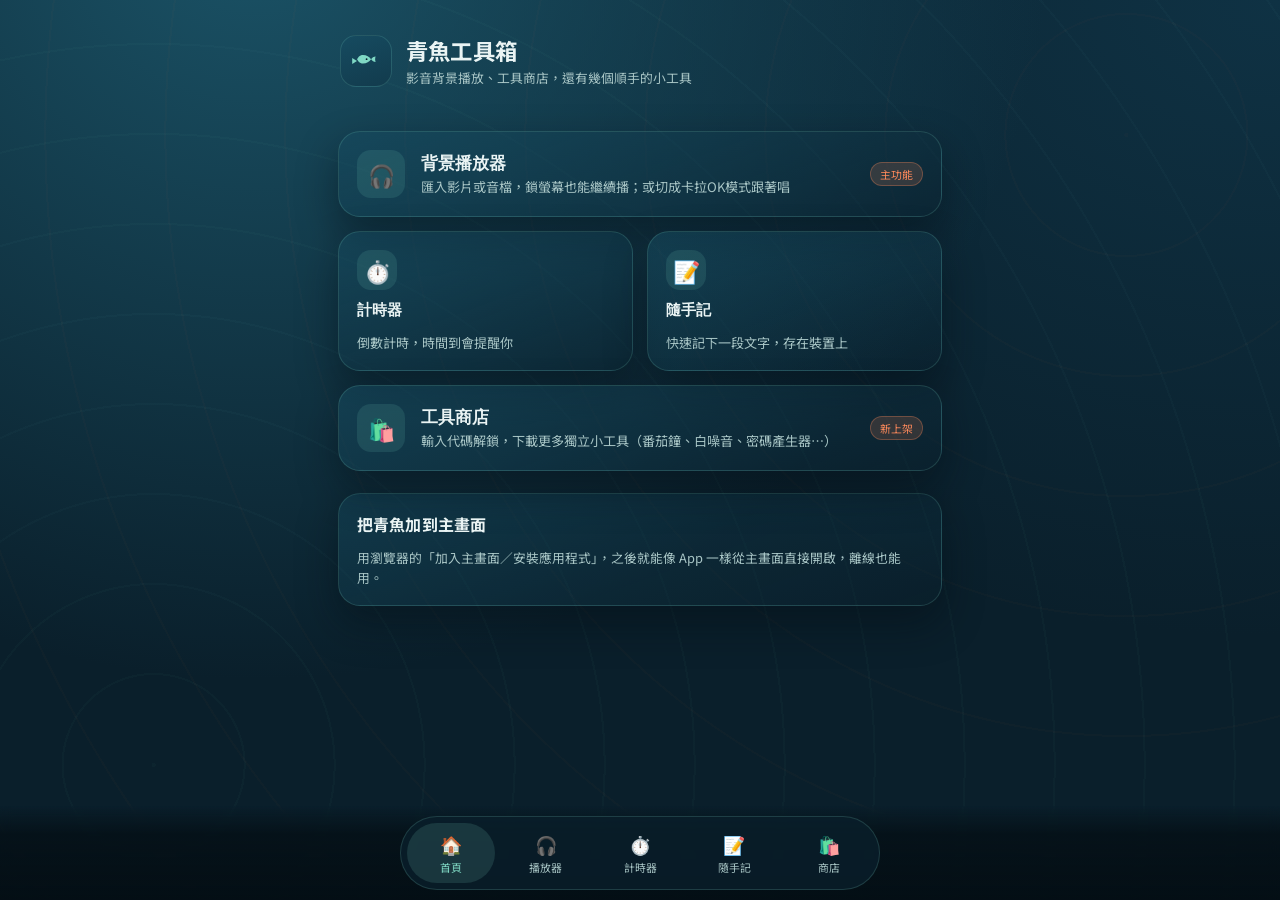
<file: index.html>
<!DOCTYPE html>
<html lang="zh-Hant">
<head>
<meta charset="UTF-8">
<meta name="viewport" content="width=device-width, initial-scale=1, viewport-fit=cover">
<title>青魚工具箱</title>
<meta name="theme-color" content="#0A1F2B">
<meta name="description" content="青魚工具箱：影片音檔背景播放、卡拉OK模式，還有工具商店、計時器與隨手記等小工具。">
<link rel="manifest" href="./manifest.json">
<link rel="icon" href="./icons/icon-192.png">
<link rel="apple-touch-icon" href="./icons/icon-192.png">
<meta name="apple-mobile-web-app-capable" content="yes">
<meta name="apple-mobile-web-app-status-bar-style" content="black-translucent">
<link rel="stylesheet" href="./css/style.css">
</head>
<body>
<div class="tide"></div>
<div class="shell">

  <div class="topbar" style="padding-top:14px">
    <div class="brand">
      <div class="brand-mark">
        <svg viewBox="0 0 100 60" fill="none">
          <path d="M20 30c0-11 9-20 20-20 12 0 21 6 27 14 3-5 9-9 15-9-2 6-2 12 0 18-6 0-12-4-15-9-6 8-15 14-27 14-11 0-20-9-20-20z" fill="#7FD8C4"/>
          <path d="M20 30L4 20v20l16-10z" fill="#7FD8C4"/>
          <circle cx="52" cy="24" r="3" fill="#0A1F2B"/>
        </svg>
      </div>
      <div>
        <h1 style="font-size:1.4rem">青魚工具箱</h1>
        <div class="sub">影音背景播放、工具商店，還有幾個順手的小工具</div>
      </div>
    </div>
  </div>

  <div class="tool-grid">
    <a class="tool-card" href="./player.html">
      <div class="icon">🎧</div>
      <div>
        <div class="title">背景播放器</div>
        <div class="desc">匯入影片或音檔，鎖螢幕也能繼續播；或切成卡拉OK模式跟著唱</div>
      </div>
      <div class="flag">主功能</div>
    </a>

    <a class="tool-card small" href="./timer.html">
      <div class="icon">⏱️</div>
      <div class="title">計時器</div>
      <div class="desc">倒數計時，時間到會提醒你</div>
    </a>

    <a class="tool-card small" href="./notes.html">
      <div class="icon">📝</div>
      <div class="title">隨手記</div>
      <div class="desc">快速記下一段文字，存在裝置上</div>
    </a>

    <a class="tool-card" href="./store.html">
      <div class="icon">🛍️</div>
      <div>
        <div class="title">工具商店</div>
        <div class="desc">輸入代碼解鎖，下載更多獨立小工具（番茄鐘、白噪音、密碼產生器…）</div>
      </div>
      <div class="flag">新上架</div>
    </a>
  </div>

  <div class="panel" style="margin-top:22px">
    <h2>把青魚加到主畫面</h2>
    <div class="hint">用瀏覽器的「加入主畫面／安裝應用程式」，之後就能像 App 一樣從主畫面直接開啟，離線也能用。</div>
  </div>

</div>

<nav class="bottom-nav">
  <div class="inner">
    <a href="./index.html" class="active"><span class="ic">🏠</span>首頁</a>
    <a href="./player.html"><span class="ic">🎧</span>播放器</a>
    <a href="./timer.html"><span class="ic">⏱️</span>計時器</a>
    <a href="./notes.html"><span class="ic">📝</span>隨手記</a>
    <a href="./store.html"><span class="ic">🛍️</span>商店</a>
  </div>
</nav>

<script src="./js/app.js"></script>
</body>
</html>
</file>
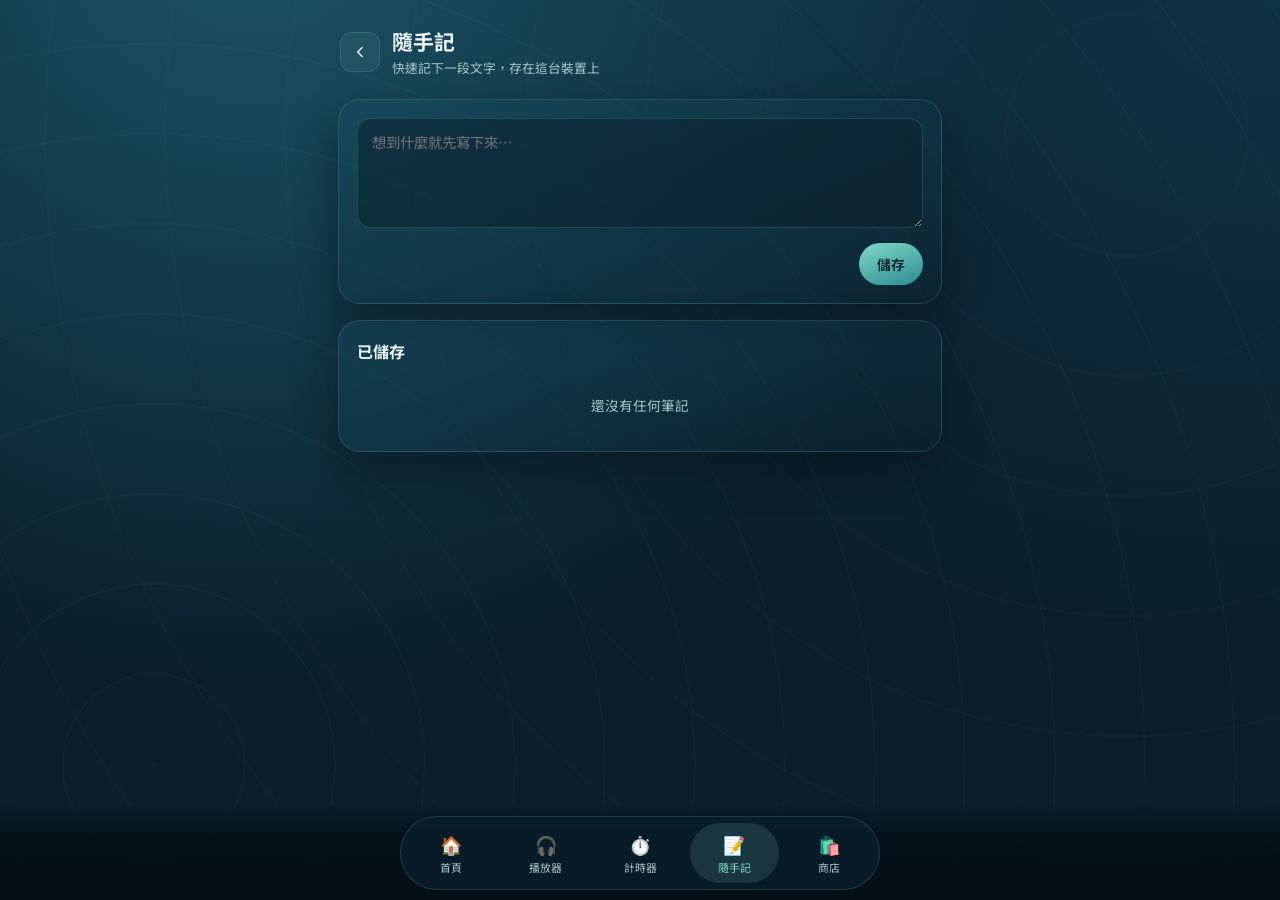
<file: notes.html>
<!DOCTYPE html>
<html lang="zh-Hant">
<head>
<meta charset="UTF-8">
<meta name="viewport" content="width=device-width, initial-scale=1, viewport-fit=cover">
<title>隨手記 · 青魚工具箱</title>
<meta name="theme-color" content="#0A1F2B">
<link rel="manifest" href="./manifest.json">
<link rel="icon" href="./icons/icon-192.png">
<link rel="stylesheet" href="./css/style.css">
</head>
<body>
<div class="tide"></div>
<div class="shell">

  <div class="topbar">
    <a class="back" href="./index.html" aria-label="返回首頁">
      <svg viewBox="0 0 24 24" fill="none" stroke="currentColor" stroke-width="2" stroke-linecap="round"><path d="M15 18l-6-6 6-6"/></svg>
    </a>
    <div>
      <h1>隨手記</h1>
      <div class="sub">快速記下一段文字，存在這台裝置上</div>
    </div>
  </div>

  <div class="panel">
    <textarea id="noteInput" rows="4" placeholder="想到什麼就先寫下來…"></textarea>
    <div style="display:flex;justify-content:flex-end;margin-top:10px">
      <button class="btn" id="saveBtn" type="button">儲存</button>
    </div>
  </div>

  <div class="panel">
    <h2>已儲存</h2>
    <div class="pill-list" id="noteList"></div>
    <div class="empty-note" id="emptyNote">還沒有任何筆記</div>
  </div>

</div>

<nav class="bottom-nav">
  <div class="inner">
    <a href="./index.html"><span class="ic">🏠</span>首頁</a>
    <a href="./player.html"><span class="ic">🎧</span>播放器</a>
    <a href="./timer.html"><span class="ic">⏱️</span>計時器</a>
    <a href="./notes.html" class="active"><span class="ic">📝</span>隨手記</a>
    <a href="./store.html"><span class="ic">🛍️</span>商店</a>
  </div>
</nav>

<script src="./js/app.js"></script>
<script src="./js/notes.js"></script>
</body>
</html>
</file>
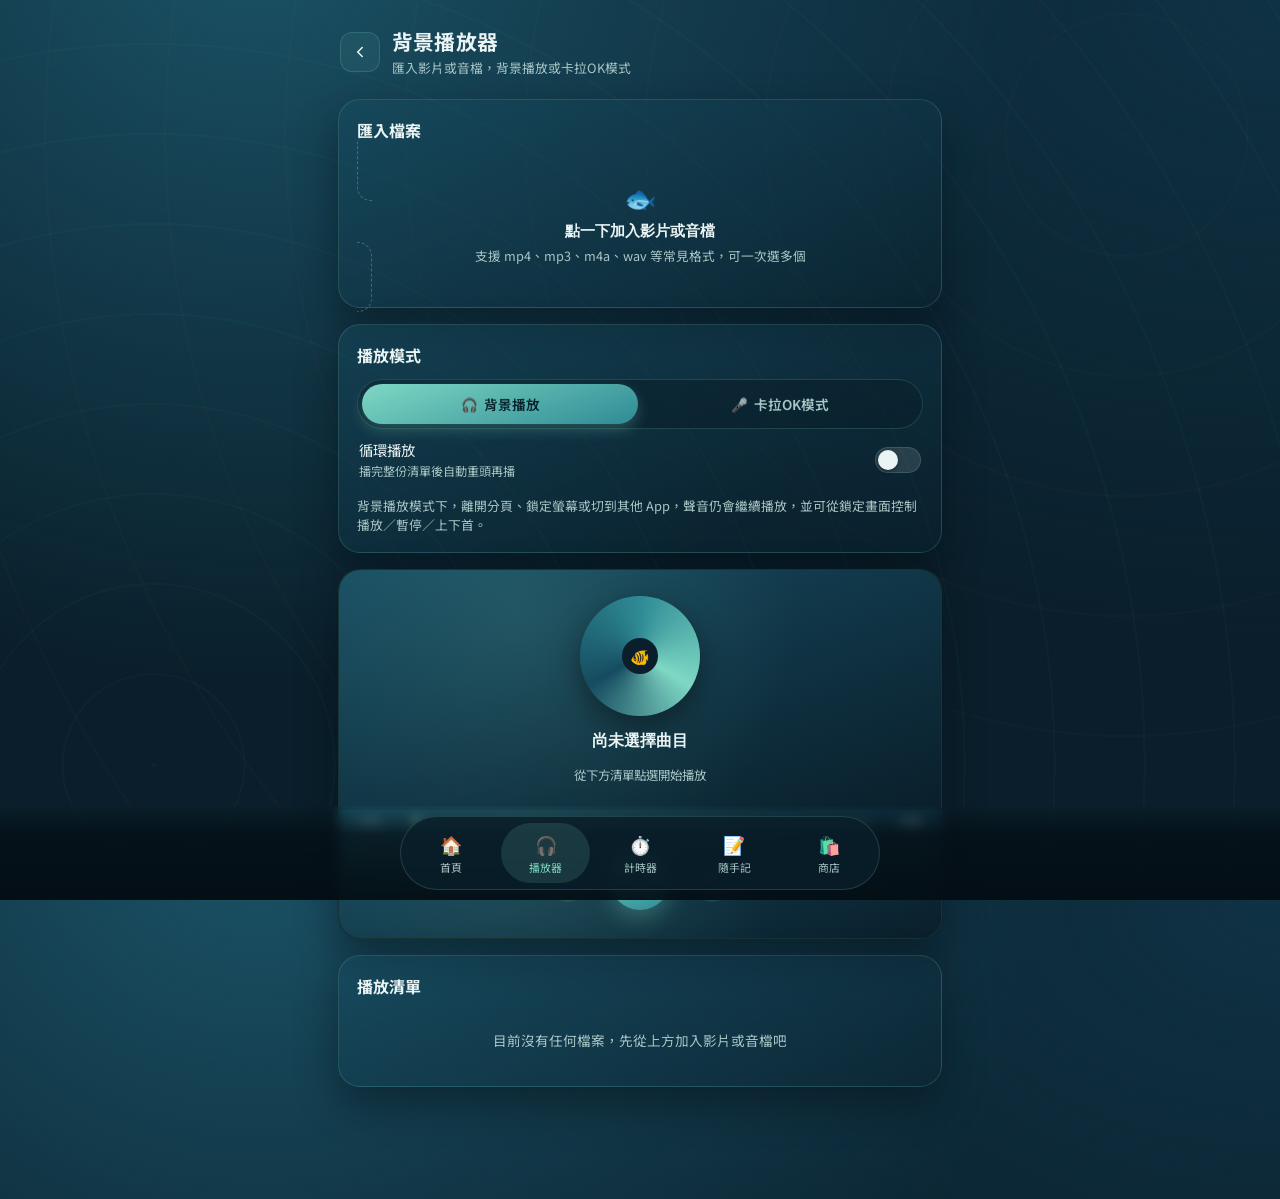
<file: player.html>
<!DOCTYPE html>
<html lang="zh-Hant">
<head>
<meta charset="UTF-8">
<meta name="viewport" content="width=device-width, initial-scale=1, viewport-fit=cover">
<title>背景播放器 · 青魚工具箱</title>
<meta name="theme-color" content="#0A1F2B">
<link rel="manifest" href="./manifest.json">
<link rel="icon" href="./icons/icon-192.png">
<link rel="apple-touch-icon" href="./icons/icon-192.png">
<link rel="stylesheet" href="./css/style.css">
</head>
<body>
<div class="tide"></div>
<div class="shell">

  <div class="topbar">
    <a class="back" href="./index.html" aria-label="返回首頁">
      <svg viewBox="0 0 24 24" fill="none" stroke="currentColor" stroke-width="2" stroke-linecap="round"><path d="M15 18l-6-6 6-6"/></svg>
    </a>
    <div>
      <h1>背景播放器</h1>
      <div class="sub">匯入影片或音檔，背景播放或卡拉OK模式</div>
    </div>
  </div>

  <!-- 匯入檔案 -->
  <div class="panel">
    <h2>匯入檔案</h2>
    <label class="upload-zone" id="uploadZone">
      <div class="icon">🐟</div>
      <div class="label">點一下加入影片或音檔<small>支援 mp4、mp3、m4a、wav 等常見格式，可一次選多個</small></div>
      <input type="file" id="fileInput" accept="video/*,audio/*" multiple hidden>
    </label>
  </div>

  <!-- 播放模式 -->
  <div class="panel">
    <h2>播放模式</h2>
    <div class="segment" id="modeSegment">
      <button data-mode="bg" class="active" type="button">
        <span>🎧</span> 背景播放
      </button>
      <button data-mode="karaoke" type="button">
        <span>🎤</span> 卡拉OK模式
      </button>
    </div>

    <div class="switch-row">
      <div class="label">循環播放<small>播完整份清單後自動重頭再播</small></div>
      <label class="switch">
        <input type="checkbox" id="loopToggle">
        <span class="track"></span>
      </label>
    </div>

    <div id="bgModeHint" class="hint">背景播放模式下，離開分頁、鎖定螢幕或切到其他 App，聲音仍會繼續播放，並可從鎖定畫面控制播放／暫停／上下首。</div>
    <div id="karaokeModeHint" class="hint" style="display:none">卡拉OK模式會保持畫面開啟並防止螢幕自動熄滅，適合搭配 MV／字幕影片跟著唱。切到背景會暫停播放。</div>
  </div>

  <!-- 播放器主體：karaoke 顯示影片，背景模式顯示唱片動畫；同一顆 <video> 元素 -->
  <div class="player-stage">
    <div class="stage-karaoke" id="stageKaraoke" style="display:none">
      <video id="mediaEl" playsinline></video>
    </div>
    <div class="stage-bg" id="stageBg">
      <div class="disc" id="disc"><div class="hub">🐠</div></div>
      <div class="now-title" id="nowTitle">尚未選擇曲目</div>
      <div class="now-sub" id="nowSub">從下方清單點選開始播放</div>
    </div>

    <div class="stage-bg" style="padding-top:0">
      <div class="progress-row">
        <span class="time" id="curTime">0:00</span>
        <input type="range" id="seek" min="0" max="100" value="0" step="0.1">
        <span class="time right" id="durTime">0:00</span>
      </div>

      <div class="controls-row">
        <button class="ctrl-btn" id="prevBtn" aria-label="上一首">
          <svg viewBox="0 0 24 24" fill="currentColor"><path d="M6 6h2v12H6zM20 6L10 12l10 6z"/></svg>
        </button>
        <button class="ctrl-btn play" id="playBtn" aria-label="播放／暫停">
          <svg id="playIcon" viewBox="0 0 24 24" fill="currentColor"><path d="M8 5v14l11-7z"/></svg>
        </button>
        <button class="ctrl-btn" id="nextBtn" aria-label="下一首">
          <svg viewBox="0 0 24 24" fill="currentColor"><path d="M16 6h2v12h-2zM4 6l10 6-10 6z"/></svg>
        </button>
      </div>
      <div id="wakeNote" class="wake-note" style="display:none">
        <span>🔒</span> 已鎖定螢幕不熄滅（卡拉OK模式）
      </div>
    </div>
  </div>

  <!-- 播放清單 -->
  <div class="panel">
    <h2>播放清單</h2>
    <div class="playlist" id="playlist"></div>
    <div class="empty-note" id="emptyNote">目前沒有任何檔案，先從上方加入影片或音檔吧</div>
  </div>

</div>

<nav class="bottom-nav">
  <div class="inner">
    <a href="./index.html"><span class="ic">🏠</span>首頁</a>
    <a href="./player.html" class="active"><span class="ic">🎧</span>播放器</a>
    <a href="./timer.html"><span class="ic">⏱️</span>計時器</a>
    <a href="./notes.html"><span class="ic">📝</span>隨手記</a>
    <a href="./store.html"><span class="ic">🛍️</span>商店</a>
  </div>
</nav>

<script src="./js/db.js"></script>
<script src="./js/app.js"></script>
<script src="./js/player.js"></script>
</body>
</html>
</file>
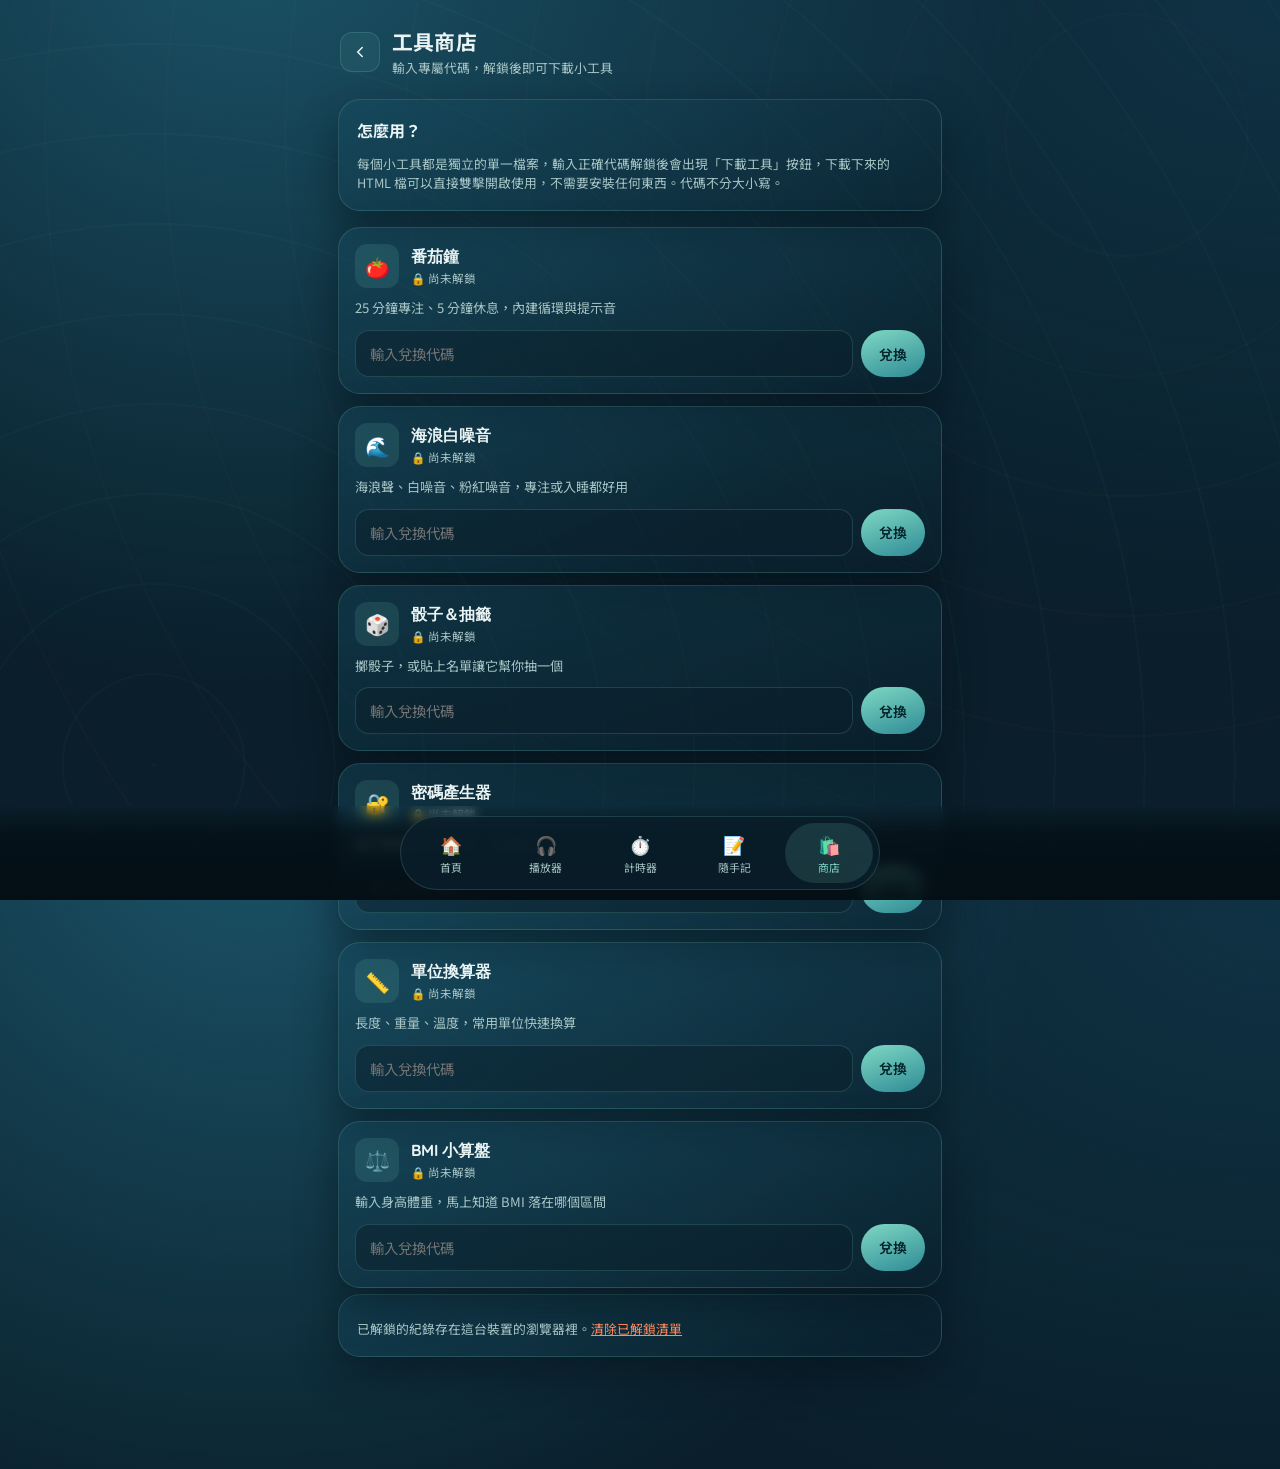
<file: store.html>
<!DOCTYPE html>
<html lang="zh-Hant">
<head>
<meta charset="UTF-8">
<meta name="viewport" content="width=device-width, initial-scale=1, viewport-fit=cover">
<title>工具商店 · 青魚工具箱</title>
<meta name="theme-color" content="#0A1F2B">
<link rel="manifest" href="./manifest.json">
<link rel="icon" href="./icons/icon-192.png">
<link rel="stylesheet" href="./css/style.css">
</head>
<body>
<div class="tide"></div>
<div class="shell">

  <div class="topbar">
    <a class="back" href="./index.html" aria-label="返回首頁">
      <svg viewBox="0 0 24 24" fill="none" stroke="currentColor" stroke-width="2" stroke-linecap="round"><path d="M15 18l-6-6 6-6"/></svg>
    </a>
    <div>
      <h1>工具商店</h1>
      <div class="sub">輸入專屬代碼，解鎖後即可下載小工具</div>
    </div>
  </div>

  <div class="panel">
    <h2>怎麼用？</h2>
    <div class="hint">每個小工具都是獨立的單一檔案，輸入正確代碼解鎖後會出現「下載工具」按鈕，下載下來的 HTML 檔可以直接雙擊開啟使用，不需要安裝任何東西。代碼不分大小寫。</div>
  </div>

  <div class="store-grid" id="storeGrid"></div>

  <div class="panel" style="margin-top:6px">
    <div class="hint">已解鎖的紀錄存在這台裝置的瀏覽器裡。<button id="resetUnlock" type="button" style="background:none;border:none;color:var(--coral);text-decoration:underline;padding:0;font-size:0.8rem;cursor:pointer">清除已解鎖清單</button></div>
  </div>

</div>

<nav class="bottom-nav">
  <div class="inner">
    <a href="./index.html"><span class="ic">🏠</span>首頁</a>
    <a href="./player.html"><span class="ic">🎧</span>播放器</a>
    <a href="./timer.html"><span class="ic">⏱️</span>計時器</a>
    <a href="./notes.html"><span class="ic">📝</span>隨手記</a>
    <a href="./store.html" class="active"><span class="ic">🛍️</span>商店</a>
  </div>
</nav>

<script src="./js/app.js"></script>
<script src="./js/store.js"></script>
</body>
</html>
</file>
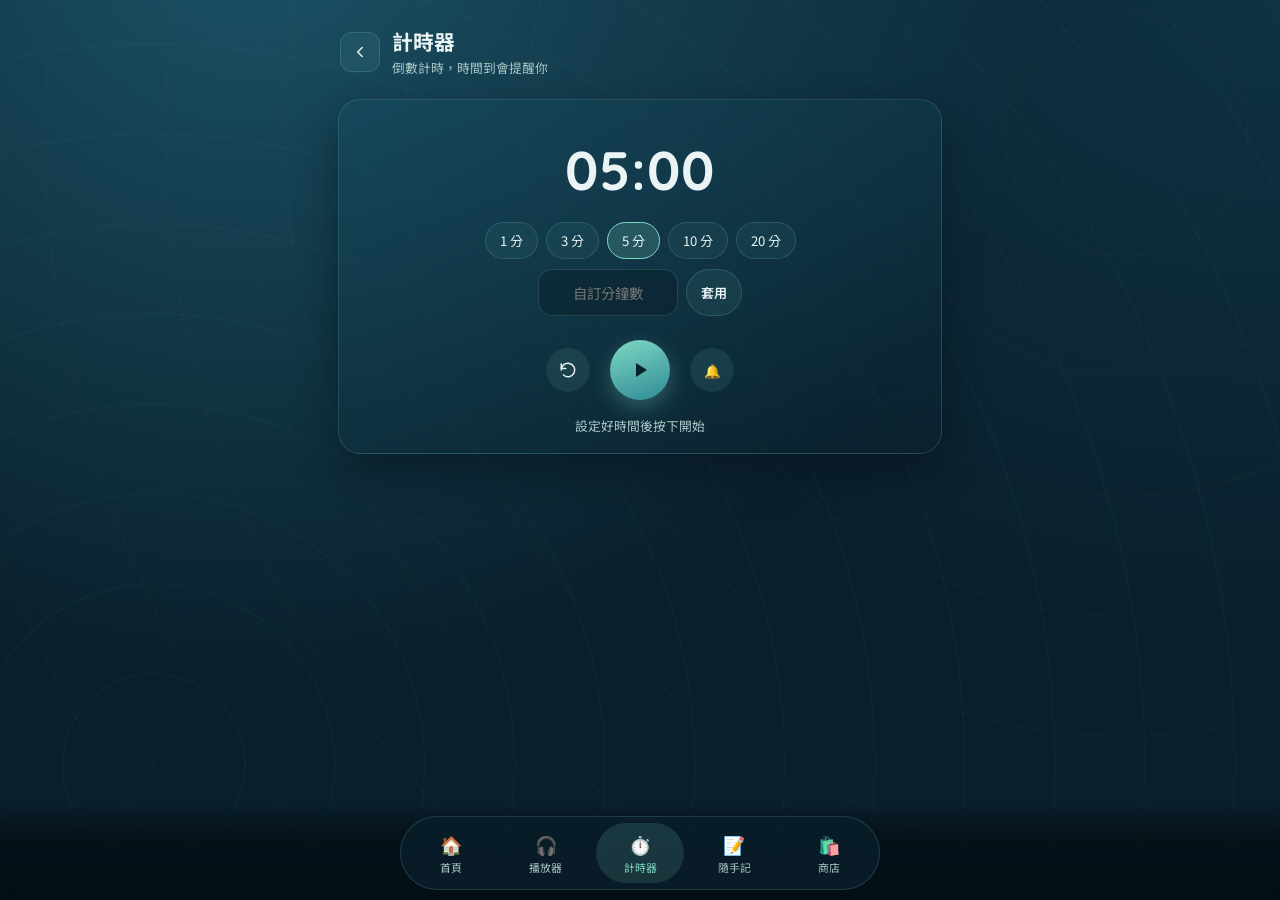
<file: timer.html>
<!DOCTYPE html>
<html lang="zh-Hant">
<head>
<meta charset="UTF-8">
<meta name="viewport" content="width=device-width, initial-scale=1, viewport-fit=cover">
<title>計時器 · 青魚工具箱</title>
<meta name="theme-color" content="#0A1F2B">
<link rel="manifest" href="./manifest.json">
<link rel="icon" href="./icons/icon-192.png">
<link rel="stylesheet" href="./css/style.css">
</head>
<body>
<div class="tide"></div>
<div class="shell">

  <div class="topbar">
    <a class="back" href="./index.html" aria-label="返回首頁">
      <svg viewBox="0 0 24 24" fill="none" stroke="currentColor" stroke-width="2" stroke-linecap="round"><path d="M15 18l-6-6 6-6"/></svg>
    </a>
    <div>
      <h1>計時器</h1>
      <div class="sub">倒數計時，時間到會提醒你</div>
    </div>
  </div>

  <div class="panel">
    <div class="timer-display" id="display">05:00</div>
    <div class="preset-row" id="presets">
      <button data-min="1">1 分</button>
      <button data-min="3">3 分</button>
      <button data-min="5" class="active">5 分</button>
      <button data-min="10">10 分</button>
      <button data-min="20">20 分</button>
    </div>
    <div class="preset-row" style="margin-top:10px">
      <input type="text" id="customMin" placeholder="自訂分鐘數" inputmode="numeric" style="width:140px;text-align:center">
      <button class="btn ghost" id="setCustom" type="button">套用</button>
    </div>

    <div class="controls-row" style="margin-top:18px">
      <button class="ctrl-btn" id="resetBtn" aria-label="重設">
        <svg viewBox="0 0 24 24" fill="none" stroke="currentColor" stroke-width="2" stroke-linecap="round" stroke-linejoin="round"><path d="M3 12a9 9 0 1 1 3 6.7"/><path d="M3 4v6h6"/></svg>
      </button>
      <button class="ctrl-btn play" id="startBtn" aria-label="開始／暫停">
        <svg id="startIcon" viewBox="0 0 24 24" fill="currentColor"><path d="M8 5v14l11-7z"/></svg>
      </button>
      <button class="ctrl-btn" id="beepToggleBtn" aria-label="提示音">
        <span id="beepIcon">🔔</span>
      </button>
    </div>
    <div class="hint" style="text-align:center;margin-top:14px" id="statusHint">設定好時間後按下開始</div>
  </div>

</div>

<nav class="bottom-nav">
  <div class="inner">
    <a href="./index.html"><span class="ic">🏠</span>首頁</a>
    <a href="./player.html"><span class="ic">🎧</span>播放器</a>
    <a href="./timer.html" class="active"><span class="ic">⏱️</span>計時器</a>
    <a href="./notes.html"><span class="ic">📝</span>隨手記</a>
    <a href="./store.html"><span class="ic">🛍️</span>商店</a>
  </div>
</nav>

<script src="./js/app.js"></script>
<script src="./js/timer.js"></script>
</body>
</html>
</file>
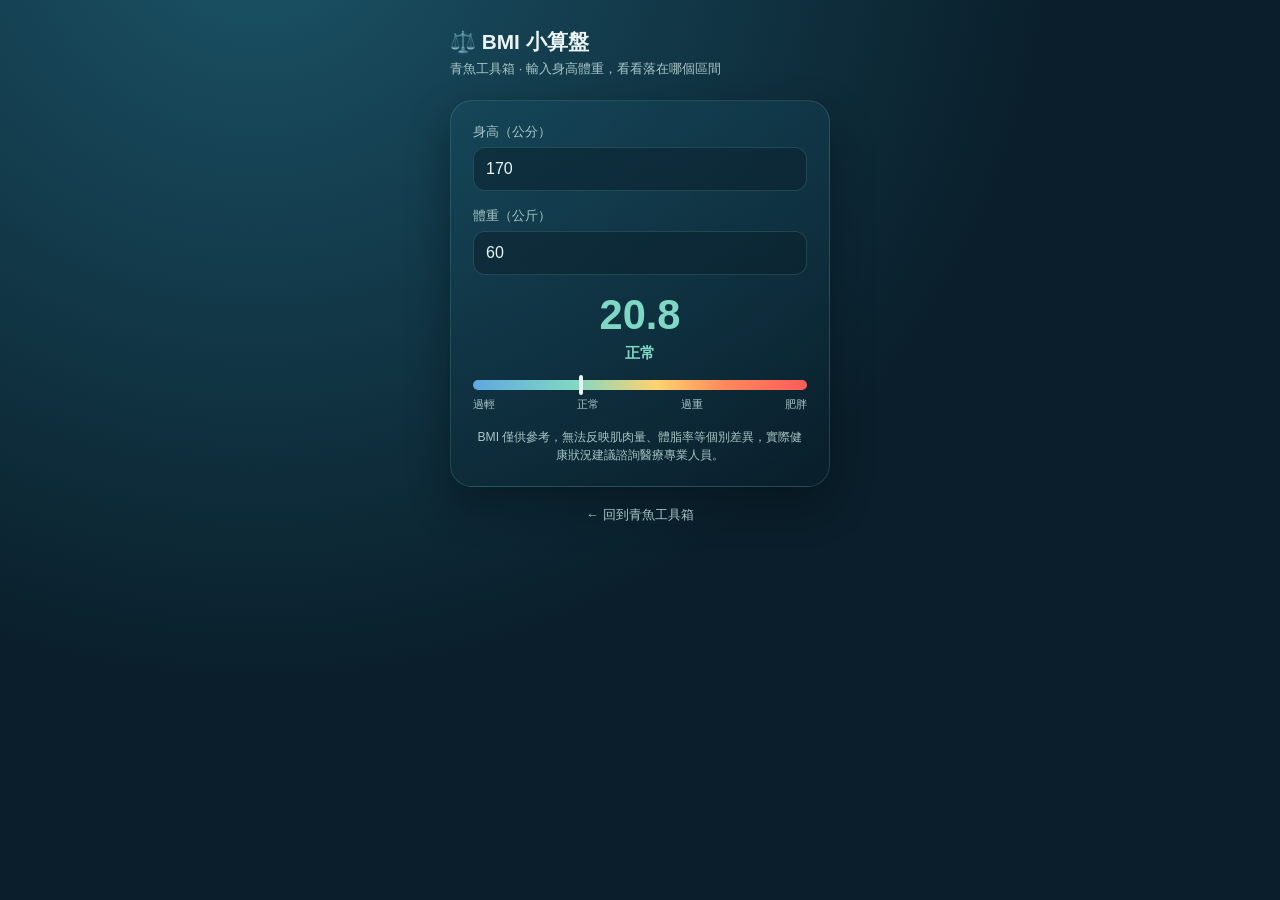
<file: tool-bmi.html>
<!DOCTYPE html>
<html lang="zh-Hant">
<head>
<meta charset="UTF-8">
<meta name="viewport" content="width=device-width, initial-scale=1">
<title>BMI 小算盤 · 青魚工具箱</title>
<style>
  :root{ --deep:#0A1F2B; --teal:#2E8B95; --seafoam:#7FD8C4; --coral:#FF8A5B; --foam:#EAF4F4; --dim:#A9C6C6; --line:rgba(127,216,196,0.18); }
  *{box-sizing:border-box}
  body{margin:0;min-height:100vh;background:radial-gradient(ellipse at 20% -10%,#1B5468,transparent 55%),var(--deep);color:var(--foam);font-family:-apple-system,BlinkMacSystemFont,'Noto Sans TC',sans-serif;display:flex;justify-content:center}
  .wrap{max-width:420px;width:100%;padding:28px 20px 60px}
  h1{font-size:1.3rem;margin:0 0 4px}
  .sub{font-size:0.82rem;color:var(--dim);margin-bottom:22px}
  .panel{border-radius:22px;background:linear-gradient(160deg,rgba(22,75,96,0.5),rgba(10,31,43,0.4));border:1px solid var(--line);padding:22px;box-shadow:0 18px 40px rgba(4,14,20,0.45)}
  .field{margin-bottom:16px}
  .field label{font-size:0.82rem;color:var(--dim);display:block;margin-bottom:6px}
  .field input{width:100%;background:rgba(10,31,43,0.5);border:1px solid var(--line);border-radius:12px;color:var(--foam);padding:12px;font-size:1rem}
  .bmi-num{text-align:center;font-size:2.6rem;font-weight:700;margin:16px 0 4px}
  .bmi-cat{text-align:center;font-size:0.95rem;font-weight:600;margin-bottom:16px}
  .bar{height:10px;border-radius:6px;background:linear-gradient(90deg,#5FA8E0 0%,#7FD8C4 30%,#FFD36E 55%,#FF8A5B 75%,#FF5B5B 100%);position:relative;margin-bottom:8px}
  .bar .marker{position:absolute;top:-5px;width:4px;height:20px;background:var(--foam);border-radius:2px;transform:translateX(-50%)}
  .scale{display:flex;justify-content:space-between;font-size:0.68rem;color:var(--dim)}
  .hint{font-size:0.76rem;color:var(--dim);text-align:center;margin-top:16px;line-height:1.5}
  .back{display:block;text-align:center;margin-top:20px;font-size:0.8rem;color:var(--dim);text-decoration:none}
</style>
</head>
<body>
<div class="wrap">
  <h1>⚖️ BMI 小算盤</h1>
  <div class="sub">青魚工具箱 · 輸入身高體重，看看落在哪個區間</div>

  <div class="panel">
    <div class="field">
      <label>身高（公分）</label>
      <input type="number" id="height" value="170" min="80" max="250">
    </div>
    <div class="field">
      <label>體重（公斤）</label>
      <input type="number" id="weight" value="60" min="20" max="300">
    </div>

    <div class="bmi-num" id="bmiNum">--</div>
    <div class="bmi-cat" id="bmiCat">請輸入身高體重</div>

    <div class="bar"><div class="marker" id="marker" style="left:0%"></div></div>
    <div class="scale"><span>過輕</span><span>正常</span><span>過重</span><span>肥胖</span></div>

    <div class="hint">BMI 僅供參考，無法反映肌肉量、體脂率等個別差異，實際健康狀況建議諮詢醫療專業人員。</div>
  </div>

  <a class="back" href="./index.html">← 回到青魚工具箱</a>
</div>

<script>
(() => {
  const height = document.getElementById('height');
  const weight = document.getElementById('weight');
  const bmiNum = document.getElementById('bmiNum');
  const bmiCat = document.getElementById('bmiCat');
  const marker = document.getElementById('marker');

  function categorize(bmi){
    if(bmi < 18.5) return { text:'過輕', color:'#5FA8E0', pct: (bmi/18.5)*20 };
    if(bmi < 24)   return { text:'正常', color:'#7FD8C4', pct: 20 + ((bmi-18.5)/(24-18.5))*30 };
    if(bmi < 27)   return { text:'過重', color:'#FFD36E', pct: 50 + ((bmi-24)/(27-24))*20 };
    if(bmi < 30)   return { text:'輕度肥胖', color:'#FF8A5B', pct: 70 + ((bmi-27)/(30-27))*15 };
    return { text:'中重度肥胖', color:'#FF5B5B', pct: Math.min(100, 85 + ((bmi-30)/10)*15) };
  }

  function compute(){
    const h = Number(height.value) / 100;
    const w = Number(weight.value);
    if(!h || !w){ bmiNum.textContent = '--'; bmiCat.textContent = '請輸入身高體重'; marker.style.left = '0%'; return; }
    const bmi = w / (h*h);
    const cat = categorize(bmi);
    bmiNum.textContent = bmi.toFixed(1);
    bmiNum.style.color = cat.color;
    bmiCat.textContent = cat.text;
    bmiCat.style.color = cat.color;
    marker.style.left = Math.min(100, Math.max(0, cat.pct)) + '%';
  }

  [height, weight].forEach(el => el.addEventListener('input', compute));
  compute();
})();
</script>
</body>
</html>
</file>
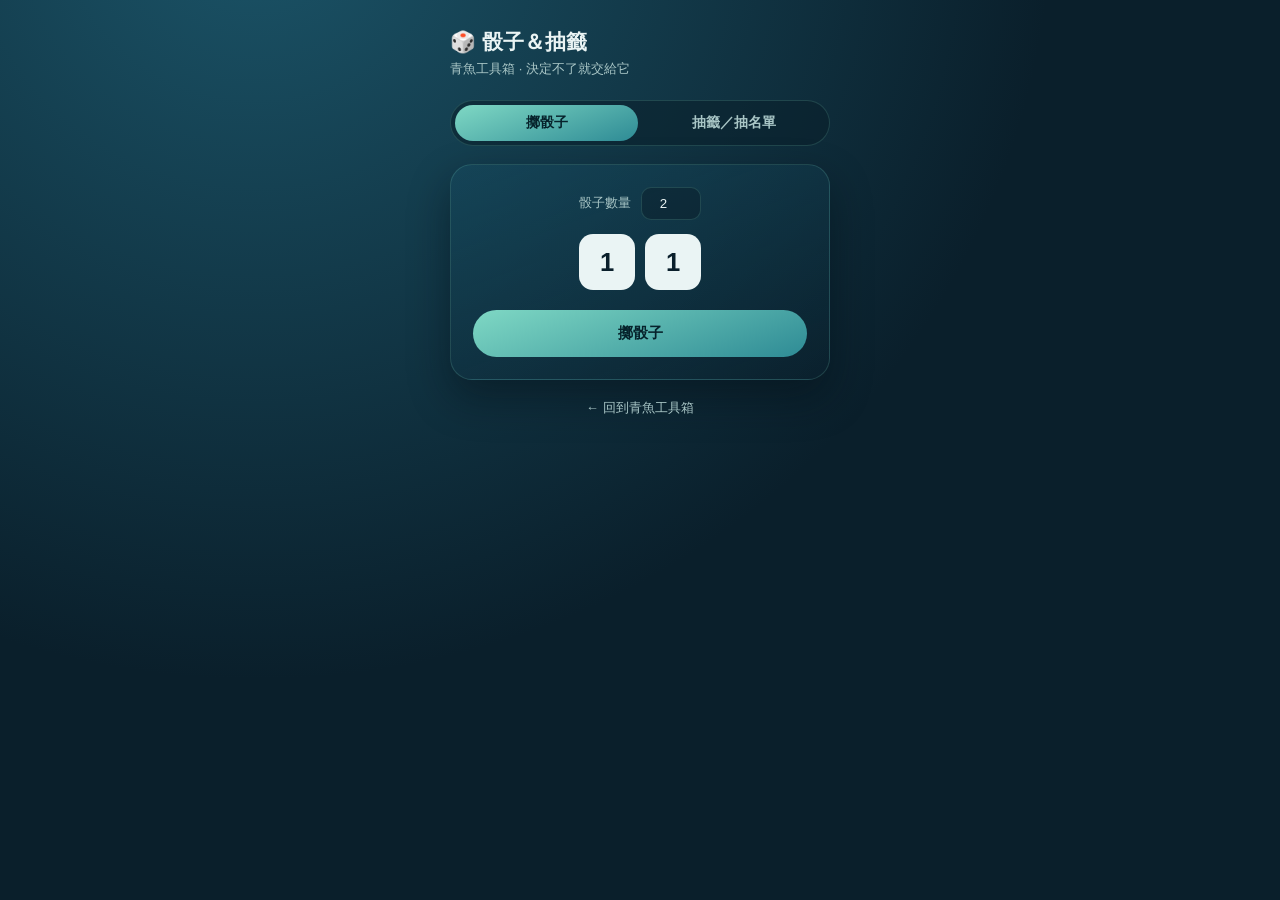
<file: tool-dice.html>
<!DOCTYPE html>
<html lang="zh-Hant">
<head>
<meta charset="UTF-8">
<meta name="viewport" content="width=device-width, initial-scale=1">
<title>骰子＆抽籤 · 青魚工具箱</title>
<style>
  :root{ --deep:#0A1F2B; --teal:#2E8B95; --seafoam:#7FD8C4; --coral:#FF8A5B; --foam:#EAF4F4; --dim:#A9C6C6; --line:rgba(127,216,196,0.18); }
  *{box-sizing:border-box}
  body{margin:0;min-height:100vh;background:radial-gradient(ellipse at 20% -10%,#1B5468,transparent 55%),var(--deep);color:var(--foam);font-family:-apple-system,BlinkMacSystemFont,'Noto Sans TC',sans-serif;display:flex;justify-content:center}
  .wrap{max-width:420px;width:100%;padding:28px 20px 60px}
  h1{font-size:1.3rem;margin:0 0 4px}
  .sub{font-size:0.82rem;color:var(--dim);margin-bottom:22px}
  .panel{border-radius:22px;background:linear-gradient(160deg,rgba(22,75,96,0.5),rgba(10,31,43,0.4));border:1px solid var(--line);padding:22px;box-shadow:0 18px 40px rgba(4,14,20,0.45);margin-bottom:16px}
  .panel h2{font-size:1rem;margin:0 0 12px}
  .segment{display:flex;background:rgba(10,31,43,0.55);border-radius:999px;padding:4px;border:1px solid var(--line);gap:4px;margin-bottom:18px}
  .segment button{flex:1;border:none;background:transparent;color:var(--dim);padding:9px;border-radius:999px;font-size:0.85rem;font-weight:600;cursor:pointer}
  .segment button.active{background:linear-gradient(160deg,var(--seafoam),var(--teal));color:#06222B}
  .dice-row{display:flex;gap:10px;flex-wrap:wrap;justify-content:center;margin-bottom:16px;min-height:60px}
  .die{width:56px;height:56px;border-radius:14px;background:var(--foam);color:var(--deep);display:flex;align-items:center;justify-content:center;font-size:1.6rem;font-weight:700}
  .row{display:flex;gap:10px;justify-content:center;align-items:center;margin-bottom:14px}
  .row label{font-size:0.8rem;color:var(--dim)}
  .row input{width:60px;text-align:center;background:rgba(10,31,43,0.5);border:1px solid var(--line);border-radius:10px;color:var(--foam);padding:8px}
  textarea{width:100%;min-height:110px;background:rgba(10,31,43,0.5);border:1px solid var(--line);border-radius:14px;color:var(--foam);padding:12px;font-family:inherit;font-size:0.88rem}
  .result{text-align:center;font-size:1.4rem;font-weight:700;margin:14px 0;min-height:1.6em;color:var(--seafoam)}
  .btn{display:block;width:100%;border:none;padding:13px;border-radius:999px;background:linear-gradient(160deg,var(--seafoam),var(--teal));color:#06222B;font-weight:700;font-size:0.95rem;cursor:pointer}
  .back{display:block;text-align:center;margin-top:20px;font-size:0.8rem;color:var(--dim);text-decoration:none}
  .tab{display:none}
  .tab.active{display:block}
</style>
</head>
<body>
<div class="wrap">
  <h1>🎲 骰子＆抽籤</h1>
  <div class="sub">青魚工具箱 · 決定不了就交給它</div>

  <div class="segment" id="tabSwitch">
    <button data-tab="dice" class="active">擲骰子</button>
    <button data-tab="pick">抽籤／抽名單</button>
  </div>

  <div class="panel tab active" id="tabDice">
    <div class="row">
      <label>骰子數量</label>
      <input type="number" id="diceCount" value="2" min="1" max="8">
    </div>
    <div class="dice-row" id="diceRow"></div>
    <button class="btn" id="rollBtn">擲骰子</button>
  </div>

  <div class="panel tab" id="tabPick">
    <textarea id="pickList" placeholder="一行一個名字或選項，例如：&#10;小明&#10;小華&#10;小美"></textarea>
    <div class="result" id="pickResult"></div>
    <button class="btn" id="pickBtn">幫我抽一個</button>
  </div>

  <a class="back" href="./index.html">← 回到青魚工具箱</a>
</div>

<script>
(() => {
  const tabButtons = document.querySelectorAll('#tabSwitch button');
  const tabDice = document.getElementById('tabDice');
  const tabPick = document.getElementById('tabPick');
  tabButtons.forEach(b => b.addEventListener('click', () => {
    tabButtons.forEach(x => x.classList.remove('active'));
    b.classList.add('active');
    const t = b.dataset.tab;
    tabDice.classList.toggle('active', t === 'dice');
    tabPick.classList.toggle('active', t === 'pick');
  }));

  const diceCount = document.getElementById('diceCount');
  const diceRow = document.getElementById('diceRow');
  const rollBtn = document.getElementById('rollBtn');

  function renderDice(values){
    diceRow.innerHTML = '';
    values.forEach(v => {
      const d = document.createElement('div');
      d.className = 'die';
      d.textContent = v;
      diceRow.appendChild(d);
    });
  }
  rollBtn.addEventListener('click', () => {
    const n = Math.min(8, Math.max(1, Number(diceCount.value) || 1));
    const values = Array.from({length:n}, () => 1 + Math.floor(Math.random()*6));
    renderDice(values);
  });
  renderDice([1,1]);

  const pickList = document.getElementById('pickList');
  const pickResult = document.getElementById('pickResult');
  const pickBtn = document.getElementById('pickBtn');
  pickBtn.addEventListener('click', () => {
    const items = pickList.value.split('\n').map(s => s.trim()).filter(Boolean);
    if(items.length === 0){ pickResult.textContent = '先輸入幾個選項吧'; return; }
    const pick = items[Math.floor(Math.random()*items.length)];
    pickResult.textContent = '🎉 ' + pick;
  });
})();
</script>
</body>
</html>
</file>
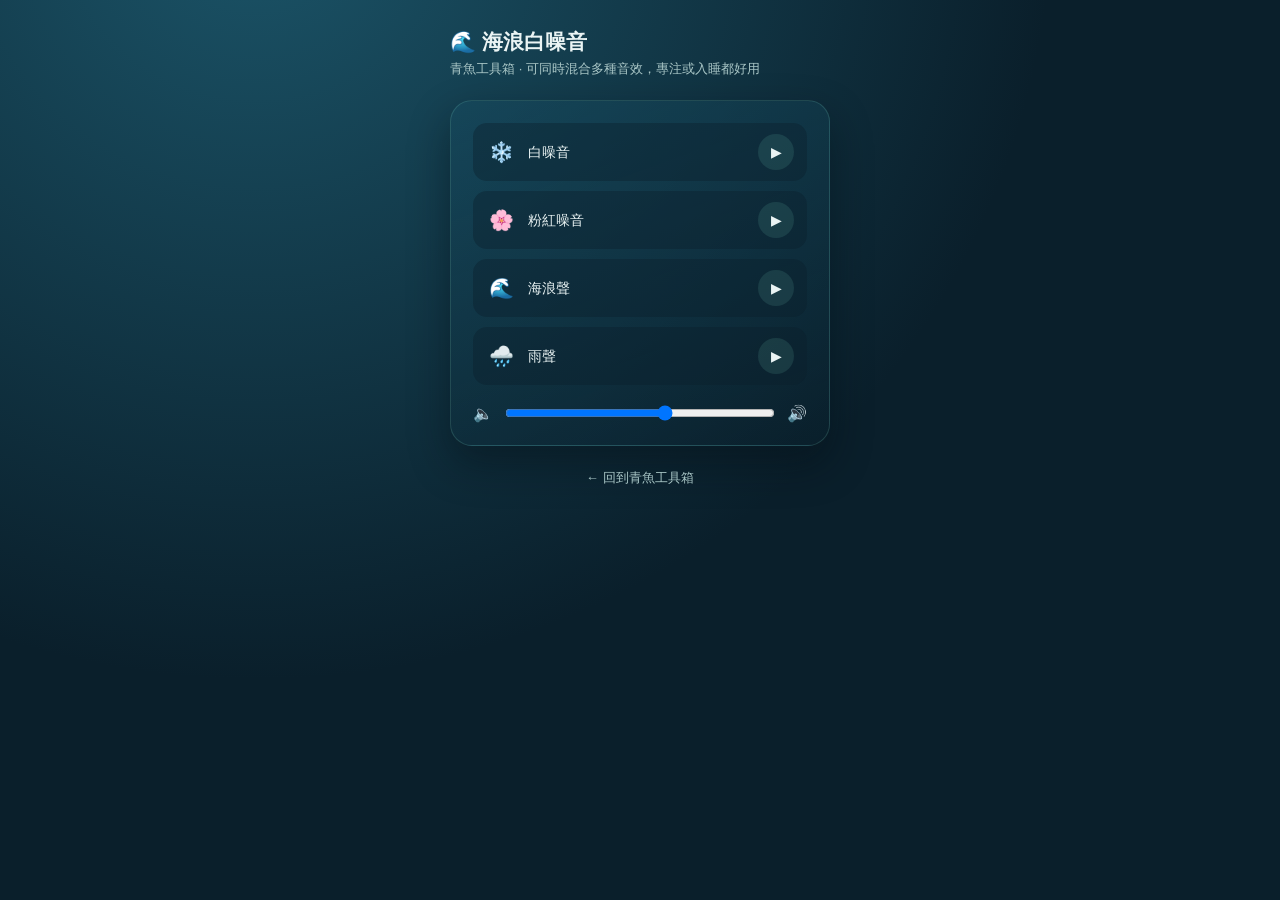
<file: tool-noise.html>
<!DOCTYPE html>
<html lang="zh-Hant">
<head>
<meta charset="UTF-8">
<meta name="viewport" content="width=device-width, initial-scale=1">
<title>海浪白噪音 · 青魚工具箱</title>
<style>
  :root{ --deep:#0A1F2B; --teal:#2E8B95; --seafoam:#7FD8C4; --foam:#EAF4F4; --dim:#A9C6C6; --line:rgba(127,216,196,0.18); }
  *{box-sizing:border-box}
  body{margin:0;min-height:100vh;background:radial-gradient(ellipse at 20% -10%,#1B5468,transparent 55%),var(--deep);color:var(--foam);font-family:-apple-system,BlinkMacSystemFont,'Noto Sans TC',sans-serif;display:flex;justify-content:center}
  .wrap{max-width:420px;width:100%;padding:28px 20px 60px}
  h1{font-size:1.3rem;margin:0 0 4px}
  .sub{font-size:0.82rem;color:var(--dim);margin-bottom:22px}
  .panel{border-radius:22px;background:linear-gradient(160deg,rgba(22,75,96,0.5),rgba(10,31,43,0.4));border:1px solid var(--line);padding:22px;box-shadow:0 18px 40px rgba(4,14,20,0.45)}
  .sounds{display:flex;flex-direction:column;gap:10px;margin-bottom:18px}
  .sound-row{display:flex;align-items:center;gap:12px;padding:10px 12px;border-radius:14px;background:rgba(10,31,43,0.4);border:1px solid transparent}
  .sound-row.active{border-color:rgba(127,216,196,0.4);background:rgba(127,216,196,0.08)}
  .sound-row .icon{font-size:20px;width:30px;text-align:center}
  .sound-row .name{flex:1;font-size:0.9rem}
  .sound-row button{border:none;width:36px;height:36px;border-radius:50%;background:rgba(127,216,196,0.12);color:var(--foam);cursor:pointer;font-size:14px}
  .sound-row.active button{background:linear-gradient(160deg,var(--seafoam),var(--teal));color:#06222B}
  .vol-row{display:flex;align-items:center;gap:10px;margin-top:10px}
  .vol-row input{flex:1}
  .back{display:block;text-align:center;margin-top:24px;font-size:0.8rem;color:var(--dim);text-decoration:none}
</style>
</head>
<body>
<div class="wrap">
  <h1>🌊 海浪白噪音</h1>
  <div class="sub">青魚工具箱 · 可同時混合多種音效，專注或入睡都好用</div>

  <div class="panel">
    <div class="sounds" id="sounds"></div>
    <div class="vol-row">
      <span>🔈</span>
      <input type="range" id="masterVol" min="0" max="1" step="0.01" value="0.6">
      <span>🔊</span>
    </div>
  </div>

  <a class="back" href="./index.html">← 回到青魚工具箱</a>
</div>

<script>
(() => {
  const SOUND_DEFS = [
    { id:'white', icon:'❄️', name:'白噪音', type:'white' },
    { id:'pink',  icon:'🌸', name:'粉紅噪音', type:'pink' },
    { id:'wave',  icon:'🌊', name:'海浪聲', type:'wave' },
    { id:'rain',  icon:'🌧️', name:'雨聲', type:'rain' },
  ];

  const container = document.getElementById('sounds');
  const masterVol = document.getElementById('masterVol');
  let ctx = null;
  const nodes = {}; // id -> {source, gain, lfo}

  function ensureCtx(){
    if(!ctx) ctx = new (window.AudioContext||window.webkitAudioContext)();
    return ctx;
  }

  function makeNoiseBuffer(kind){
    const c = ensureCtx();
    const len = c.sampleRate * 2;
    const buf = c.createBuffer(1, len, c.sampleRate);
    const data = buf.getChannelData(0);
    let b0=0,b1=0,b2=0,b3=0,b4=0,b5=0,b6=0;
    for(let i=0;i<len;i++){
      const white = Math.random()*2-1;
      if(kind === 'pink' || kind === 'rain'){
        b0 = 0.99886*b0 + white*0.0555179;
        b1 = 0.99332*b1 + white*0.0750759;
        b2 = 0.96900*b2 + white*0.1538520;
        b3 = 0.86650*b3 + white*0.3104856;
        b4 = 0.55000*b4 + white*0.5329522;
        b5 = -0.7616*b5 - white*0.0168980;
        data[i] = (b0+b1+b2+b3+b4+b5+b6+white*0.5362)*0.11;
        b6 = white*0.115926;
      } else {
        data[i] = white;
      }
    }
    return buf;
  }

  function startSound(def){
    const c = ensureCtx();
    const gain = c.createGain();
    gain.gain.value = 0;
    gain.connect(c.destination);

    const src = c.createBufferSource();
    src.buffer = makeNoiseBuffer(def.type === 'wave' ? 'white' : def.type);
    src.loop = true;

    let filter = null;
    if(def.type === 'wave'){
      filter = c.createBiquadFilter();
      filter.type = 'lowpass';
      filter.frequency.value = 500;
      src.connect(filter).connect(gain);
      // LFO 模擬海浪起伏
      const lfo = c.createOscillator();
      const lfoGain = c.createGain();
      lfo.frequency.value = 0.12;
      lfoGain.gain.value = 220;
      lfo.connect(lfoGain).connect(filter.frequency);
      lfo.start();
      nodes[def.id] = { src, gain, lfo };
    } else if(def.type === 'rain'){
      filter = c.createBiquadFilter();
      filter.type = 'highpass';
      filter.frequency.value = 1200;
      src.connect(filter).connect(gain);
      nodes[def.id] = { src, gain };
    } else {
      src.connect(gain);
      nodes[def.id] = { src, gain };
    }
    src.start();
    gain.gain.linearRampToValueAtTime(Number(masterVol.value), c.currentTime + 0.6);
  }

  function stopSound(id){
    const n = nodes[id];
    if(!n) return;
    const c = ensureCtx();
    n.gain.gain.linearRampToValueAtTime(0, c.currentTime + 0.4);
    setTimeout(() => {
      try{ n.src.stop(); }catch(e){}
      if(n.lfo){ try{ n.lfo.stop(); }catch(e){} }
    }, 450);
    delete nodes[id];
  }

  function render(){
    container.innerHTML = '';
    SOUND_DEFS.forEach(def => {
      const active = !!nodes[def.id];
      const row = document.createElement('div');
      row.className = 'sound-row' + (active ? ' active' : '');
      row.innerHTML = `<div class="icon">${def.icon}</div><div class="name">${def.name}</div><button>${active ? '❚❚' : '▶'}</button>`;
      row.querySelector('button').addEventListener('click', () => {
        if(nodes[def.id]) stopSound(def.id);
        else startSound(def);
        render();
      });
      container.appendChild(row);
    });
  }

  masterVol.addEventListener('input', () => {
    const c = ensureCtx();
    Object.values(nodes).forEach(n => {
      n.gain.gain.linearRampToValueAtTime(Number(masterVol.value), c.currentTime + 0.1);
    });
  });

  render();
})();
</script>
</body>
</html>
</file>
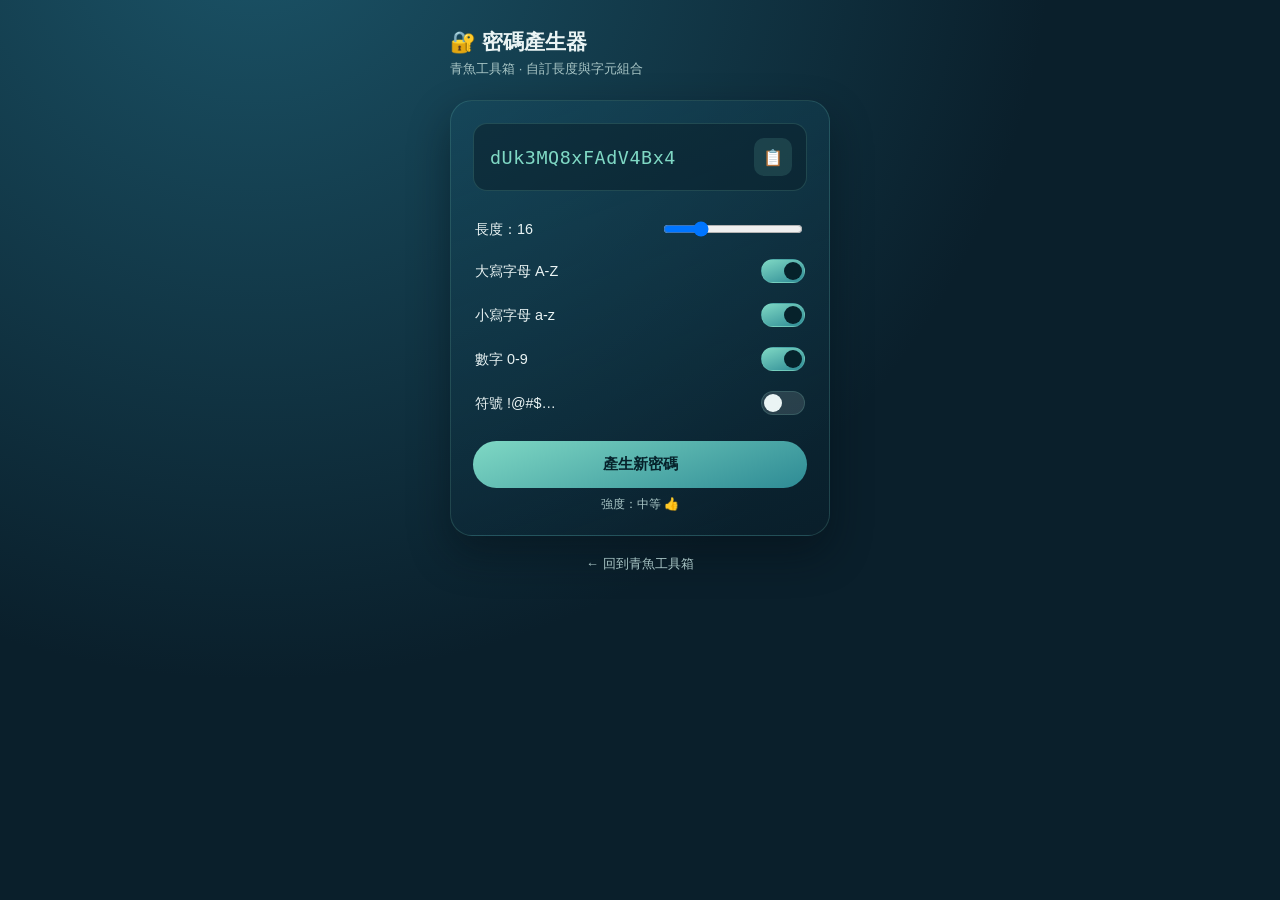
<file: tool-password.html>
<!DOCTYPE html>
<html lang="zh-Hant">
<head>
<meta charset="UTF-8">
<meta name="viewport" content="width=device-width, initial-scale=1">
<title>密碼產生器 · 青魚工具箱</title>
<style>
  :root{ --deep:#0A1F2B; --teal:#2E8B95; --seafoam:#7FD8C4; --coral:#FF8A5B; --foam:#EAF4F4; --dim:#A9C6C6; --line:rgba(127,216,196,0.18); }
  *{box-sizing:border-box}
  body{margin:0;min-height:100vh;background:radial-gradient(ellipse at 20% -10%,#1B5468,transparent 55%),var(--deep);color:var(--foam);font-family:-apple-system,BlinkMacSystemFont,'Noto Sans TC',sans-serif;display:flex;justify-content:center}
  .wrap{max-width:420px;width:100%;padding:28px 20px 60px}
  h1{font-size:1.3rem;margin:0 0 4px}
  .sub{font-size:0.82rem;color:var(--dim);margin-bottom:22px}
  .panel{border-radius:22px;background:linear-gradient(160deg,rgba(22,75,96,0.5),rgba(10,31,43,0.4));border:1px solid var(--line);padding:22px;box-shadow:0 18px 40px rgba(4,14,20,0.45)}
  .output{display:flex;align-items:center;gap:10px;background:rgba(10,31,43,0.55);border:1px solid var(--line);border-radius:14px;padding:14px;margin-bottom:18px}
  .output input{flex:1;background:transparent;border:none;color:var(--seafoam);font-size:1.15rem;font-family:monospace;letter-spacing:0.03em;outline:none}
  .output button{border:none;background:rgba(127,216,196,0.14);color:var(--foam);width:38px;height:38px;border-radius:10px;cursor:pointer;font-size:16px}
  .row{display:flex;align-items:center;justify-content:space-between;padding:10px 2px}
  .row .label{font-size:0.9rem}
  .row input[type=range]{width:140px}
  .switch{position:relative;width:44px;height:24px}
  .switch input{opacity:0;width:0;height:0}
  .switch .track{position:absolute;inset:0;border-radius:999px;background:rgba(255,255,255,0.12);border:1px solid var(--line)}
  .switch .track::after{content:"";position:absolute;width:18px;height:18px;border-radius:50%;background:var(--foam);top:2px;left:2px;transition:transform .18s}
  .switch input:checked + .track{background:linear-gradient(160deg,var(--seafoam),var(--teal))}
  .switch input:checked + .track::after{transform:translateX(20px);background:#06222B}
  .btn{display:block;width:100%;border:none;padding:13px;border-radius:999px;background:linear-gradient(160deg,var(--seafoam),var(--teal));color:#06222B;font-weight:700;font-size:0.95rem;cursor:pointer;margin-top:16px}
  .back{display:block;text-align:center;margin-top:20px;font-size:0.8rem;color:var(--dim);text-decoration:none}
  .strength{font-size:0.76rem;color:var(--dim);text-align:center;margin-top:8px}
</style>
</head>
<body>
<div class="wrap">
  <h1>🔐 密碼產生器</h1>
  <div class="sub">青魚工具箱 · 自訂長度與字元組合</div>

  <div class="panel">
    <div class="output">
      <input type="text" id="pwOutput" readonly>
      <button id="copyBtn" title="複製">📋</button>
    </div>

    <div class="row">
      <div class="label">長度：<span id="lenVal">16</span></div>
      <input type="range" id="len" min="6" max="48" value="16">
    </div>
    <div class="row">
      <div class="label">大寫字母 A-Z</div>
      <label class="switch"><input type="checkbox" id="upper" checked><span class="track"></span></label>
    </div>
    <div class="row">
      <div class="label">小寫字母 a-z</div>
      <label class="switch"><input type="checkbox" id="lower" checked><span class="track"></span></label>
    </div>
    <div class="row">
      <div class="label">數字 0-9</div>
      <label class="switch"><input type="checkbox" id="digits" checked><span class="track"></span></label>
    </div>
    <div class="row">
      <div class="label">符號 !@#$…</div>
      <label class="switch"><input type="checkbox" id="symbols"><span class="track"></span></label>
    </div>

    <button class="btn" id="genBtn">產生新密碼</button>
    <div class="strength" id="strength"></div>
  </div>

  <a class="back" href="./index.html">← 回到青魚工具箱</a>
</div>

<script>
(() => {
  const pwOutput = document.getElementById('pwOutput');
  const copyBtn = document.getElementById('copyBtn');
  const len = document.getElementById('len');
  const lenVal = document.getElementById('lenVal');
  const upper = document.getElementById('upper');
  const lower = document.getElementById('lower');
  const digits = document.getElementById('digits');
  const symbols = document.getElementById('symbols');
  const genBtn = document.getElementById('genBtn');
  const strength = document.getElementById('strength');

  const SETS = {
    upper: 'ABCDEFGHJKLMNPQRSTUVWXYZ',
    lower: 'abcdefghijkmnpqrstuvwxyz',
    digits: '23456789',
    symbols: '!@#$%^&*()-_=+[]{}',
  };

  function randInt(max){
    const arr = new Uint32Array(1);
    crypto.getRandomValues(arr);
    return arr[0] % max;
  }

  function generate(){
    let pool = '';
    if(upper.checked) pool += SETS.upper;
    if(lower.checked) pool += SETS.lower;
    if(digits.checked) pool += SETS.digits;
    if(symbols.checked) pool += SETS.symbols;
    if(!pool){ pwOutput.value = ''; strength.textContent = '至少勾選一種字元類型'; return; }
    const n = Number(len.value);
    let out = '';
    for(let i=0;i<n;i++) out += pool[randInt(pool.length)];
    pwOutput.value = out;

    const typeCount = [upper.checked, lower.checked, digits.checked, symbols.checked].filter(Boolean).length;
    const score = n * typeCount;
    strength.textContent = score > 60 ? '強度：非常強 💪' : score > 30 ? '強度：中等 👍' : '強度：偏弱，建議加長或增加字元類型';
  }

  len.addEventListener('input', () => { lenVal.textContent = len.value; generate(); });
  [upper, lower, digits, symbols].forEach(el => el.addEventListener('change', generate));
  genBtn.addEventListener('click', generate);
  copyBtn.addEventListener('click', async () => {
    if(!pwOutput.value) return;
    try{
      await navigator.clipboard.writeText(pwOutput.value);
      copyBtn.textContent = '✅';
      setTimeout(() => copyBtn.textContent = '📋', 1200);
    }catch(e){
      pwOutput.select();
      document.execCommand('copy');
    }
  });

  generate();
})();
</script>
</body>
</html>
</file>
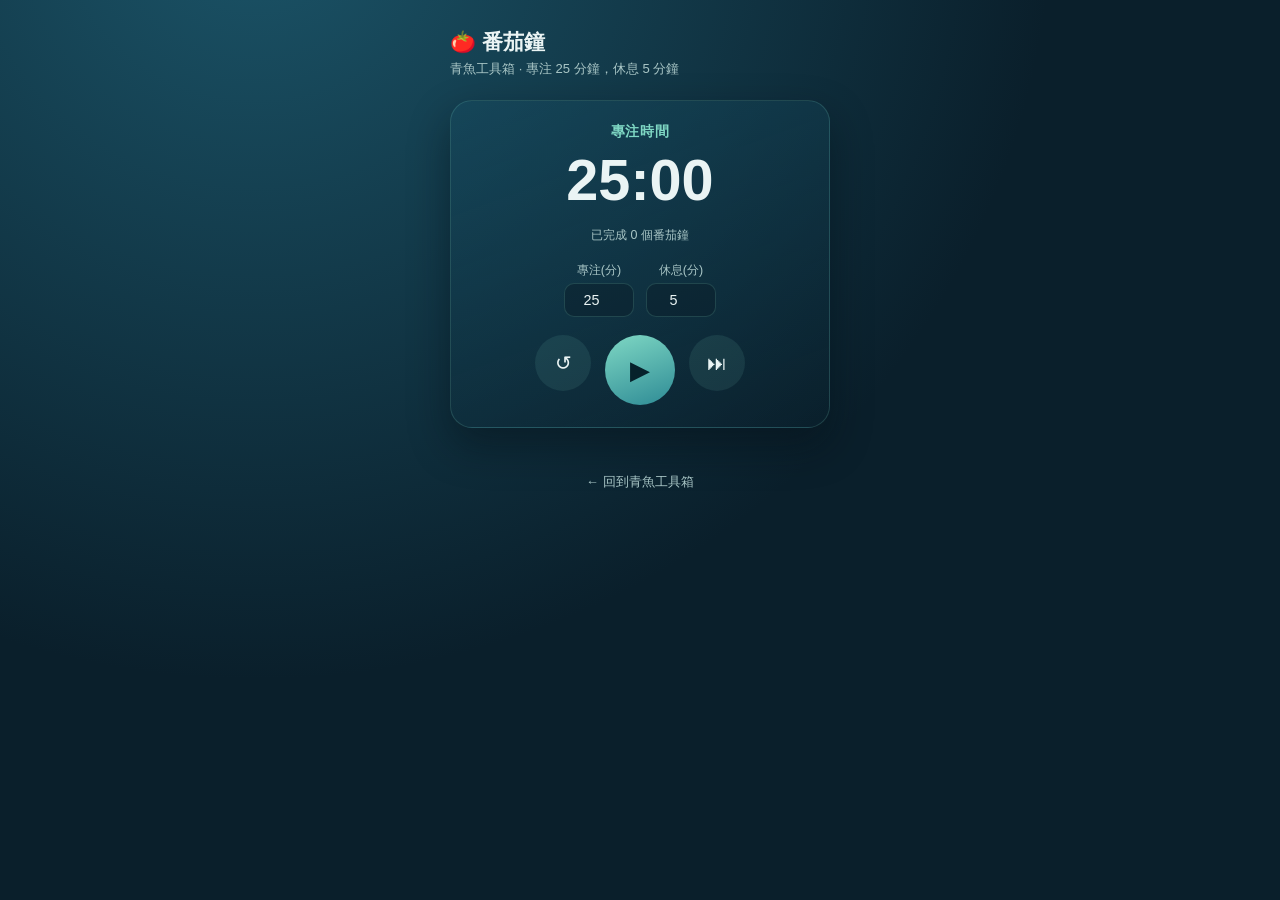
<file: tool-pomodoro.html>
<!DOCTYPE html>
<html lang="zh-Hant">
<head>
<meta charset="UTF-8">
<meta name="viewport" content="width=device-width, initial-scale=1">
<title>番茄鐘 · 青魚工具箱</title>
<style>
  :root{ --deep:#0A1F2B; --panel:#123B4D; --panel2:#164B60; --teal:#2E8B95; --seafoam:#7FD8C4; --coral:#FF8A5B; --foam:#EAF4F4; --dim:#A9C6C6; --line:rgba(127,216,196,0.18); }
  *{box-sizing:border-box}
  body{margin:0;min-height:100vh;background:radial-gradient(ellipse at 20% -10%,#1B5468,transparent 55%),var(--deep);color:var(--foam);font-family:-apple-system,BlinkMacSystemFont,'Noto Sans TC',sans-serif;display:flex;justify-content:center}
  .wrap{max-width:420px;width:100%;padding:28px 20px 60px}
  h1{font-size:1.3rem;margin:0 0 4px}
  .sub{font-size:0.82rem;color:var(--dim);margin-bottom:22px}
  .panel{border-radius:22px;background:linear-gradient(160deg,rgba(22,75,96,0.5),rgba(10,31,43,0.4));border:1px solid var(--line);padding:22px;box-shadow:0 18px 40px rgba(4,14,20,0.45);text-align:center}
  .mode{font-size:0.85rem;color:var(--seafoam);font-weight:600;letter-spacing:0.05em;margin-bottom:6px}
  .display{font-size:3.6rem;font-weight:700;font-variant-numeric:tabular-nums;margin:6px 0 14px}
  .cycles{font-size:0.78rem;color:var(--dim);margin-bottom:18px}
  .row{display:flex;gap:12px;justify-content:center;margin-bottom:18px;flex-wrap:wrap}
  .row label{font-size:0.78rem;color:var(--dim);display:flex;flex-direction:column;gap:4px}
  .row input{width:70px;text-align:center;background:rgba(10,31,43,0.5);border:1px solid var(--line);border-radius:10px;color:var(--foam);padding:8px;font-size:0.9rem}
  .controls{display:flex;gap:14px;justify-content:center}
  button{border:none;cursor:pointer;font-family:inherit}
  .ctrl{width:56px;height:56px;border-radius:50%;background:rgba(127,216,196,0.1);color:var(--foam);display:flex;align-items:center;justify-content:center;font-size:20px}
  .ctrl.play{width:70px;height:70px;background:linear-gradient(160deg,var(--seafoam),var(--teal));color:#06222B;font-size:26px}
  .back{display:inline-block;margin-top:20px;font-size:0.8rem;color:var(--dim);text-decoration:none}
  .foot{margin-top:26px;text-align:center}
</style>
</head>
<body>
<div class="wrap">
  <h1>🍅 番茄鐘</h1>
  <div class="sub">青魚工具箱 · 專注 25 分鐘，休息 5 分鐘</div>

  <div class="panel">
    <div class="mode" id="modeLabel">專注時間</div>
    <div class="display" id="display">25:00</div>
    <div class="cycles" id="cycles">已完成 0 個番茄鐘</div>

    <div class="row">
      <label>專注(分)<input type="number" id="workMin" value="25" min="1" max="90"></label>
      <label>休息(分)<input type="number" id="breakMin" value="5" min="1" max="30"></label>
    </div>

    <div class="controls">
      <button class="ctrl" id="resetBtn">↺</button>
      <button class="ctrl play" id="startBtn">▶</button>
      <button class="ctrl" id="skipBtn">⏭</button>
    </div>
  </div>

  <div class="foot"><a class="back" href="./index.html">← 回到青魚工具箱</a></div>
</div>

<script>
(() => {
  const display = document.getElementById('display');
  const modeLabel = document.getElementById('modeLabel');
  const cyclesEl = document.getElementById('cycles');
  const workMin = document.getElementById('workMin');
  const breakMin = document.getElementById('breakMin');
  const startBtn = document.getElementById('startBtn');
  const resetBtn = document.getElementById('resetBtn');
  const skipBtn = document.getElementById('skipBtn');

  let isWork = true;
  let remaining = Number(workMin.value) * 60;
  let running = false;
  let raf = null, lastTs = 0;
  let completed = 0;

  function render(){
    const m = Math.floor(remaining/60), s = remaining%60;
    display.textContent = `${String(m).padStart(2,'0')}:${String(s).padStart(2,'0')}`;
    modeLabel.textContent = isWork ? '專注時間' : '休息時間';
    cyclesEl.textContent = `已完成 ${completed} 個番茄鐘`;
  }
  function tick(ts){
    if(!running) return;
    if(!lastTs) lastTs = ts;
    if(ts - lastTs >= 1000){
      lastTs = ts;
      remaining = Math.max(0, remaining-1);
      render();
      if(remaining === 0){ switchMode(true); return; }
    }
    raf = requestAnimationFrame(tick);
  }
  function switchMode(natural){
    if(isWork && natural) completed++;
    isWork = !isWork;
    remaining = (isWork ? Number(workMin.value) : Number(breakMin.value)) * 60;
    render();
    if(natural){ beep(); if(navigator.vibrate) navigator.vibrate([200,100,200]); }
  }
  startBtn.addEventListener('click', () => {
    running = !running;
    startBtn.textContent = running ? '❚❚' : '▶';
    if(running){ lastTs = 0; raf = requestAnimationFrame(tick); }
    else cancelAnimationFrame(raf);
  });
  resetBtn.addEventListener('click', () => {
    running = false; startBtn.textContent = '▶'; cancelAnimationFrame(raf);
    isWork = true; completed = 0;
    remaining = Number(workMin.value) * 60;
    render();
  });
  skipBtn.addEventListener('click', () => switchMode(false));
  [workMin, breakMin].forEach(el => el.addEventListener('change', () => {
    if(!running){ remaining = (isWork ? Number(workMin.value) : Number(breakMin.value)) * 60; render(); }
  }));

  let ctx;
  function beep(){
    try{
      ctx = ctx || new (window.AudioContext||window.webkitAudioContext)();
      const now = ctx.currentTime;
      [0,0.35,0.7].forEach((off,i)=>{
        const osc=ctx.createOscillator(), gain=ctx.createGain();
        osc.type='sine'; osc.frequency.value = i===2?880:660;
        gain.gain.setValueAtTime(0.0001, now+off);
        gain.gain.exponentialRampToValueAtTime(0.3, now+off+0.02);
        gain.gain.exponentialRampToValueAtTime(0.0001, now+off+0.28);
        osc.connect(gain).connect(ctx.destination);
        osc.start(now+off); osc.stop(now+off+0.3);
      });
    }catch(e){}
  }

  render();
})();
</script>
</body>
</html>
</file>
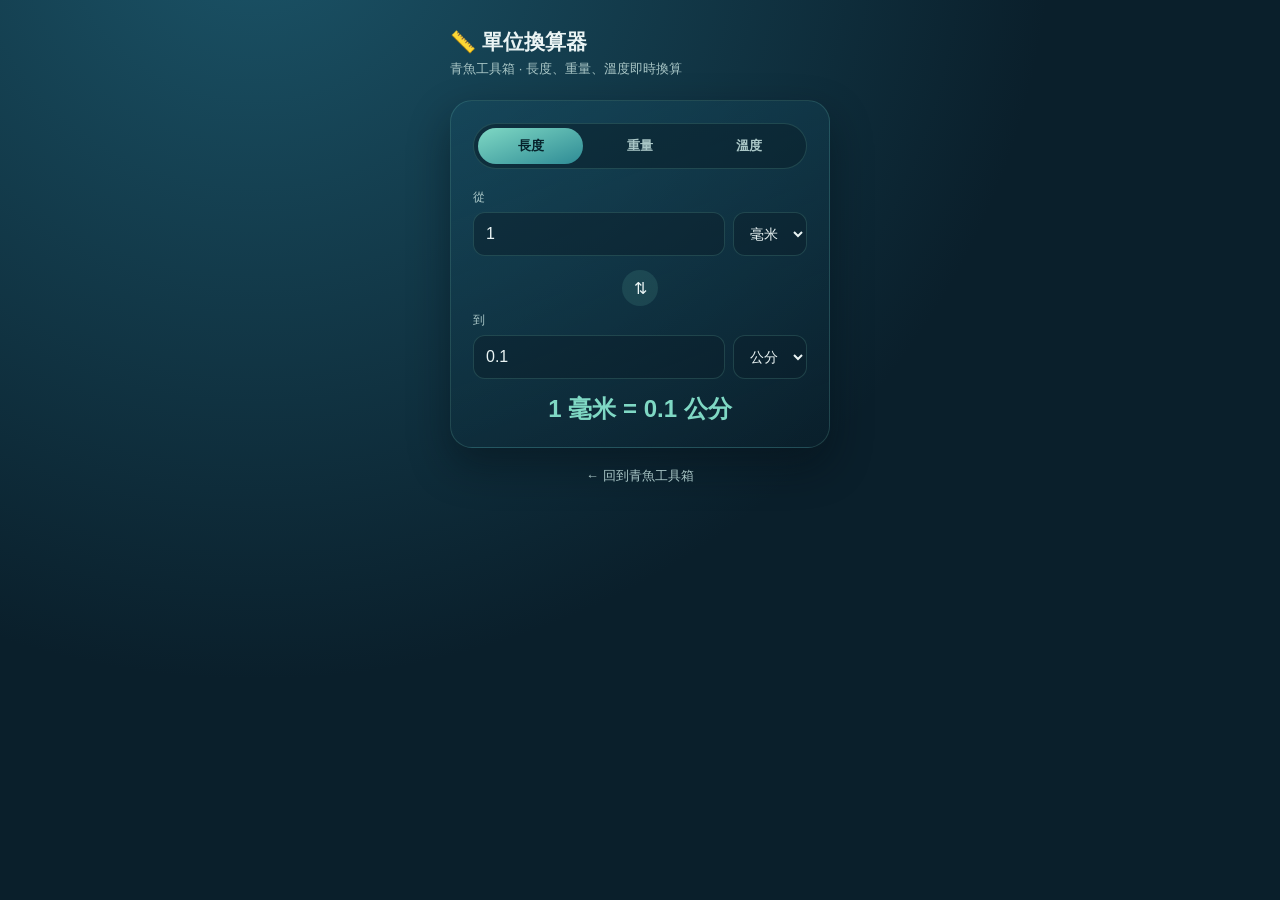
<file: tool-unit.html>
<!DOCTYPE html>
<html lang="zh-Hant">
<head>
<meta charset="UTF-8">
<meta name="viewport" content="width=device-width, initial-scale=1">
<title>單位換算器 · 青魚工具箱</title>
<style>
  :root{ --deep:#0A1F2B; --teal:#2E8B95; --seafoam:#7FD8C4; --foam:#EAF4F4; --dim:#A9C6C6; --line:rgba(127,216,196,0.18); }
  *{box-sizing:border-box}
  body{margin:0;min-height:100vh;background:radial-gradient(ellipse at 20% -10%,#1B5468,transparent 55%),var(--deep);color:var(--foam);font-family:-apple-system,BlinkMacSystemFont,'Noto Sans TC',sans-serif;display:flex;justify-content:center}
  .wrap{max-width:420px;width:100%;padding:28px 20px 60px}
  h1{font-size:1.3rem;margin:0 0 4px}
  .sub{font-size:0.82rem;color:var(--dim);margin-bottom:22px}
  .panel{border-radius:22px;background:linear-gradient(160deg,rgba(22,75,96,0.5),rgba(10,31,43,0.4));border:1px solid var(--line);padding:22px;box-shadow:0 18px 40px rgba(4,14,20,0.45)}
  .segment{display:flex;background:rgba(10,31,43,0.55);border-radius:999px;padding:4px;border:1px solid var(--line);gap:4px;margin-bottom:20px}
  .segment button{flex:1;border:none;background:transparent;color:var(--dim);padding:9px 4px;border-radius:999px;font-size:0.82rem;font-weight:600;cursor:pointer}
  .segment button.active{background:linear-gradient(160deg,var(--seafoam),var(--teal));color:#06222B}
  .field{margin-bottom:14px}
  .field label{font-size:0.78rem;color:var(--dim);display:block;margin-bottom:6px}
  .field-row{display:flex;gap:8px}
  .field-row input{flex:1;background:rgba(10,31,43,0.5);border:1px solid var(--line);border-radius:12px;color:var(--foam);padding:12px;font-size:1rem}
  .field-row select{background:rgba(10,31,43,0.5);border:1px solid var(--line);border-radius:12px;color:var(--foam);padding:12px;font-size:0.9rem}
  .swap{display:flex;justify-content:center;margin:6px 0}
  .swap button{border:none;background:rgba(127,216,196,0.12);color:var(--foam);width:36px;height:36px;border-radius:50%;font-size:16px;cursor:pointer}
  .result{text-align:center;font-size:1.5rem;font-weight:700;color:var(--seafoam);margin-top:14px}
  .back{display:block;text-align:center;margin-top:20px;font-size:0.8rem;color:var(--dim);text-decoration:none}
</style>
</head>
<body>
<div class="wrap">
  <h1>📏 單位換算器</h1>
  <div class="sub">青魚工具箱 · 長度、重量、溫度即時換算</div>

  <div class="panel">
    <div class="segment" id="catSwitch">
      <button data-cat="length" class="active">長度</button>
      <button data-cat="weight">重量</button>
      <button data-cat="temp">溫度</button>
    </div>

    <div class="field">
      <label>從</label>
      <div class="field-row">
        <input type="number" id="fromVal" value="1">
        <select id="fromUnit"></select>
      </div>
    </div>

    <div class="swap"><button id="swapBtn">⇅</button></div>

    <div class="field">
      <label>到</label>
      <div class="field-row">
        <input type="number" id="toVal" value="" readonly>
        <select id="toUnit"></select>
      </div>
    </div>

    <div class="result" id="resultLine"></div>
  </div>

  <a class="back" href="./index.html">← 回到青魚工具箱</a>
</div>

<script>
(() => {
  const UNITS = {
    length: {
      base: 'm',
      list: { mm:0.001, cm:0.01, m:1, km:1000, inch:0.0254, ft:0.3048, mile:1609.344 },
      labels: { mm:'毫米', cm:'公分', m:'公尺', km:'公里', inch:'英吋', ft:'英尺', mile:'英里' },
    },
    weight: {
      base: 'kg',
      list: { g:0.001, kg:1, ton:1000, oz:0.0283495, lb:0.45359237 },
      labels: { g:'公克', kg:'公斤', ton:'公噸', oz:'盎司', lb:'磅' },
    },
    temp: {
      base: 'c',
      list: { c:1, f:1, k:1 }, // 溫度用特殊轉換，不用比例
      labels: { c:'攝氏 °C', f:'華氏 °F', k:'克氏 K' },
    },
  };

  let cat = 'length';
  const catSwitch = document.getElementById('catSwitch');
  const fromVal = document.getElementById('fromVal');
  const toVal = document.getElementById('toVal');
  const fromUnit = document.getElementById('fromUnit');
  const toUnit = document.getElementById('toUnit');
  const resultLine = document.getElementById('resultLine');
  const swapBtn = document.getElementById('swapBtn');

  function populate(){
    const def = UNITS[cat];
    const keys = Object.keys(def.list);
    [fromUnit, toUnit].forEach((sel, i) => {
      sel.innerHTML = keys.map(k => `<option value="${k}">${def.labels[k]}</option>`).join('');
      sel.value = keys[i === 0 ? 0 : 1];
    });
  }

  function toBase(value, unit){
    if(cat === 'temp'){
      if(unit === 'c') return value;
      if(unit === 'f') return (value - 32) * 5/9;
      if(unit === 'k') return value - 273.15;
    }
    return value * UNITS[cat].list[unit];
  }
  function fromBase(value, unit){
    if(cat === 'temp'){
      if(unit === 'c') return value;
      if(unit === 'f') return value * 9/5 + 32;
      if(unit === 'k') return value + 273.15;
    }
    return value / UNITS[cat].list[unit];
  }

  function convert(){
    const v = Number(fromVal.value);
    if(isNaN(v)){ toVal.value = ''; resultLine.textContent = ''; return; }
    const base = toBase(v, fromUnit.value);
    const out = fromBase(base, toUnit.value);
    const rounded = Math.round(out * 10000) / 10000;
    toVal.value = rounded;
    resultLine.textContent = `${v} ${UNITS[cat].labels[fromUnit.value]} = ${rounded} ${UNITS[cat].labels[toUnit.value]}`;
  }

  catSwitch.addEventListener('click', (e) => {
    const btn = e.target.closest('button[data-cat]');
    if(!btn) return;
    [...catSwitch.children].forEach(b => b.classList.remove('active'));
    btn.classList.add('active');
    cat = btn.dataset.cat;
    populate();
    convert();
  });

  [fromVal, fromUnit, toUnit].forEach(el => el.addEventListener('input', convert));

  swapBtn.addEventListener('click', () => {
    const tmp = fromUnit.value;
    fromUnit.value = toUnit.value;
    toUnit.value = tmp;
    convert();
  });

  populate();
  convert();
})();
</script>
</body>
</html>
</file>
<file: css/style.css>
/* 青魚工具箱 — 共用樣式 */
@import url('https://fonts.googleapis.com/css2?family=Quicksand:wght@500;600;700&family=Noto+Sans+TC:wght@400;500;700&display=swap');

:root{
  --deep: #0A1F2B;
  --panel: #123B4D;
  --panel-2: #164B60;
  --teal: #2E8B95;
  --seafoam: #7FD8C4;
  --coral: #FF8A5B;
  --foam: #EAF4F4;
  --foam-dim: #A9C6C6;
  --line: rgba(127, 216, 196, 0.18);
  --radius-lg: 22px;
  --radius-md: 14px;
  --shadow: 0 18px 40px rgba(4, 14, 20, 0.45);
  font-size: 16px;
}

*{ box-sizing: border-box; }
html,body{ height:100%; }
body{
  margin:0;
  background:
    radial-gradient(ellipse at 20% -10%, #1B5468 0%, transparent 55%),
    radial-gradient(ellipse at 100% 0%, #0F3244 0%, transparent 50%),
    var(--deep);
  color: var(--foam);
  font-family: 'Noto Sans TC', -apple-system, BlinkMacSystemFont, sans-serif;
  min-height: 100vh;
  -webkit-tap-highlight-color: transparent;
}

h1,h2,h3, .display{
  font-family: 'Quicksand', 'Noto Sans TC', sans-serif;
  font-weight: 700;
  margin: 0;
  letter-spacing: 0.01em;
}

a{ color: inherit; text-decoration: none; }
button{ font-family: inherit; }

/* 波浪分隔線背景紋理 */
.tide{
  position: fixed;
  inset: 0;
  pointer-events: none;
  opacity: 0.5;
  background-image:
    repeating-radial-gradient(circle at 12% 85%, rgba(127,216,196,0.06) 0 2px, transparent 2px 90px),
    repeating-radial-gradient(circle at 88% 15%, rgba(255,138,91,0.05) 0 2px, transparent 2px 120px);
  z-index: 0;
}

.shell{
  position: relative;
  z-index: 1;
  max-width: 640px;
  margin: 0 auto;
  padding: 20px 18px calc(96px + env(safe-area-inset-bottom));
  min-height: 100vh;
}

/* 頁首 */
.topbar{
  display:flex;
  align-items:center;
  gap:12px;
  padding: 6px 2px 22px;
}
.topbar .back{
  width:40px; height:40px;
  display:flex; align-items:center; justify-content:center;
  border-radius: 12px;
  background: rgba(127,216,196,0.08);
  border: 1px solid var(--line);
  flex-shrink:0;
}
.topbar .back svg{ width:18px; height:18px; }
.topbar h1{ font-size: 1.3rem; }
.topbar .sub{ font-size:0.8rem; color: var(--foam-dim); margin-top:2px; }

.brand{
  display:flex; align-items:center; gap:14px;
}
.brand-mark{
  width:52px; height:52px;
  border-radius: 16px;
  background: linear-gradient(160deg, var(--panel-2), var(--panel));
  display:flex; align-items:center; justify-content:center;
  border: 1px solid var(--line);
  flex-shrink:0;
}
.brand-mark svg{ width:30px; height:30px; }

/* 首頁工具卡片 */
.tool-grid{
  display:grid;
  grid-template-columns: 1fr 1fr;
  gap: 14px;
  margin-top: 22px;
}
.tool-card{
  grid-column: span 2;
  display:flex;
  align-items:center;
  gap:16px;
  padding: 18px;
  border-radius: var(--radius-lg);
  background: linear-gradient(160deg, rgba(22,75,96,0.55), rgba(10,31,43,0.4));
  border: 1px solid var(--line);
  box-shadow: var(--shadow);
  transition: transform .15s ease, border-color .15s ease;
}
.tool-card.small{ grid-column: span 1; flex-direction:column; align-items:flex-start; gap:10px; }
.tool-card:active{ transform: scale(0.98); }
.tool-card:hover{ border-color: rgba(127,216,196,0.4); }
.tool-card .icon{
  width:48px; height:48px;
  border-radius:14px;
  background: rgba(127,216,196,0.12);
  display:flex; align-items:center; justify-content:center;
  font-size: 22px;
  flex-shrink:0;
}
.tool-card.small .icon{ width:40px; height:40px; }
.tool-card .title{ font-family:'Quicksand'; font-weight:700; font-size:1.05rem; }
.tool-card.small .title{ font-size: 0.95rem; }
.tool-card .desc{ font-size:0.82rem; color: var(--foam-dim); margin-top:3px; line-height:1.4; }
.tool-card .flag{
  margin-left:auto;
  font-size:0.68rem;
  padding: 3px 9px;
  border-radius: 999px;
  background: rgba(255,138,91,0.16);
  color: var(--coral);
  border: 1px solid rgba(255,138,91,0.3);
  white-space:nowrap;
}

/* 通用卡片區塊 */
.panel{
  border-radius: var(--radius-lg);
  background: linear-gradient(160deg, rgba(22,75,96,0.45), rgba(10,31,43,0.35));
  border: 1px solid var(--line);
  padding: 18px;
  margin-bottom: 16px;
  box-shadow: var(--shadow);
}
.panel h2{ font-size: 1rem; margin-bottom: 12px; }
.panel .hint{ font-size:0.8rem; color: var(--foam-dim); line-height:1.5; margin-top:6px; }

/* 上傳按鈕 */
.upload-zone{
  border: 1.5px dashed rgba(127,216,196,0.35);
  border-radius: var(--radius-md);
  padding: 22px 14px;
  text-align:center;
  cursor:pointer;
  transition: border-color .15s, background .15s;
}
.upload-zone:hover, .upload-zone.drag{
  border-color: var(--seafoam);
  background: rgba(127,216,196,0.06);
}
.upload-zone .icon{ font-size:26px; margin-bottom:6px; }
.upload-zone .label{ font-family:'Quicksand'; font-weight:600; font-size:0.95rem; }
.upload-zone .label small{ display:block; font-family:'Noto Sans TC'; font-weight:400; color:var(--foam-dim); margin-top:4px; }

/* 模式切換（分段控制） */
.segment{
  display:flex;
  background: rgba(10,31,43,0.55);
  border-radius: 999px;
  padding: 4px;
  border: 1px solid var(--line);
  gap: 4px;
}
.segment button{
  flex:1;
  border:none;
  background:transparent;
  color: var(--foam-dim);
  padding: 10px 8px;
  border-radius: 999px;
  font-size: 0.85rem;
  font-weight: 600;
  cursor:pointer;
  transition: all .18s ease;
  display:flex; align-items:center; justify-content:center; gap:6px;
}
.segment button.active{
  background: linear-gradient(160deg, var(--seafoam), var(--teal));
  color: #06222B;
  box-shadow: 0 6px 14px rgba(127,216,196,0.25);
}

/* 開關 */
.switch-row{
  display:flex; align-items:center; justify-content:space-between;
  padding: 10px 2px;
}
.switch-row .label{ font-size:0.9rem; }
.switch-row .label small{ display:block; color:var(--foam-dim); font-size:0.76rem; margin-top:2px; }
.switch{
  position:relative; width:46px; height:26px; flex-shrink:0;
}
.switch input{ opacity:0; width:0; height:0; }
.switch .track{
  position:absolute; inset:0; border-radius:999px;
  background: rgba(255,255,255,0.12);
  border: 1px solid var(--line);
  transition: background .18s ease;
}
.switch .track::after{
  content:""; position:absolute; width:20px; height:20px; border-radius:50%;
  background: var(--foam); top:2px; left:2px;
  transition: transform .18s ease;
  box-shadow: 0 2px 4px rgba(0,0,0,0.3);
}
.switch input:checked + .track{ background: linear-gradient(160deg, var(--seafoam), var(--teal)); }
.switch input:checked + .track::after{ transform: translateX(20px); background:#06222B; }

/* 播放清單 */
.playlist{ display:flex; flex-direction:column; gap:8px; margin-top: 14px; }
.track-row{
  display:flex; align-items:center; gap:10px;
  padding: 10px 12px;
  border-radius: 12px;
  background: rgba(10,31,43,0.4);
  border: 1px solid transparent;
  cursor:pointer;
}
.track-row.playing{
  border-color: rgba(127,216,196,0.45);
  background: rgba(127,216,196,0.08);
}
.track-row .num{ width:22px; font-size:0.78rem; color:var(--foam-dim); text-align:center; flex-shrink:0; }
.track-row .meta{ flex:1; min-width:0; }
.track-row .meta .name{ font-size:0.88rem; white-space:nowrap; overflow:hidden; text-overflow:ellipsis; }
.track-row .meta .type{ font-size:0.72rem; color:var(--foam-dim); }
.track-row .del{
  width:30px; height:30px; border-radius:8px; border:none;
  background: rgba(255,138,91,0.12); color: var(--coral);
  display:flex; align-items:center; justify-content:center; flex-shrink:0;
}
.track-row .del svg{ width:14px; height:14px; }
.empty-note{ text-align:center; color:var(--foam-dim); font-size:0.85rem; padding: 18px 8px; }

/* 播放器主體 */
.player-stage{
  border-radius: var(--radius-lg);
  overflow:hidden;
  background: #030d12;
  border: 1px solid var(--line);
  margin-bottom: 16px;
  box-shadow: var(--shadow);
}
.stage-karaoke video{
  width:100%; display:block; max-height: 46vh; background:#000;
}
.stage-bg{
  padding: 26px 20px;
  display:flex; flex-direction:column; align-items:center; gap:14px;
  background:
    radial-gradient(circle at 30% 20%, rgba(127,216,196,0.14), transparent 60%),
    linear-gradient(160deg, var(--panel-2), var(--deep));
}
.stage-bg .disc{
  width:120px; height:120px; border-radius:50%;
  background: conic-gradient(from 0deg, var(--teal), var(--seafoam), var(--panel-2), var(--teal));
  display:flex; align-items:center; justify-content:center;
  box-shadow: 0 10px 30px rgba(0,0,0,0.4);
}
.stage-bg .disc.spin{ animation: spin 6s linear infinite; }
@keyframes spin{ to{ transform: rotate(360deg); } }
.stage-bg .disc .hub{ width:36px; height:36px; border-radius:50%; background:var(--deep); display:flex;align-items:center;justify-content:center; font-size:16px; }
.stage-bg .now-title{ font-family:'Quicksand'; font-weight:700; font-size:1rem; text-align:center; }
.stage-bg .now-sub{ font-size:0.78rem; color:var(--foam-dim); }

/* 進度、控制列 */
.progress-row{ display:flex; align-items:center; gap:10px; width:100%; margin-top:4px; }
.progress-row input[type=range]{ flex:1; }
.progress-row .time{ font-size:0.72rem; color:var(--foam-dim); width:38px; flex-shrink:0; }
.progress-row .time.right{ text-align:right; }
input[type=range]{
  -webkit-appearance:none; height:4px; border-radius:2px;
  background: rgba(255,255,255,0.15); outline:none;
}
input[type=range]::-webkit-slider-thumb{
  -webkit-appearance:none; width:14px; height:14px; border-radius:50%;
  background: var(--seafoam); cursor:pointer; border: 2px solid var(--deep);
}

.controls-row{
  display:flex; align-items:center; justify-content:center; gap:20px;
  padding: 6px 0 2px;
}
.ctrl-btn{
  border:none; background: rgba(127,216,196,0.1);
  color: var(--foam);
  width:44px; height:44px; border-radius:50%;
  display:flex; align-items:center; justify-content:center;
  cursor:pointer;
}
.ctrl-btn svg{ width:18px; height:18px; }
.ctrl-btn.play{
  width:60px; height:60px;
  background: linear-gradient(160deg, var(--seafoam), var(--teal));
  color: #06222B;
  box-shadow: 0 8px 22px rgba(127,216,196,0.3);
}
.ctrl-btn.play svg{ width:24px; height:24px; }

/* 底部導覽 */
.bottom-nav{
  position:fixed; left:0; right:0; bottom:0;
  z-index: 5;
  display:flex; justify-content:center;
  padding: 10px 16px calc(10px + env(safe-area-inset-bottom));
  background: linear-gradient(to top, rgba(4,14,20,0.95), rgba(4,14,20,0.75) 70%, transparent);
  backdrop-filter: blur(6px);
}
.bottom-nav .inner{
  display:flex; gap: 6px;
  background: rgba(10,31,43,0.85);
  border: 1px solid var(--line);
  border-radius: 999px;
  padding: 6px;
  max-width: 480px; width:100%;
}
.bottom-nav a{
  flex:1;
  display:flex; flex-direction:column; align-items:center; gap:2px;
  padding: 8px 4px;
  border-radius: 999px;
  font-size: 0.68rem;
  color: var(--foam-dim);
}
.bottom-nav a.active{ background: rgba(127,216,196,0.14); color: var(--seafoam); }
.bottom-nav a .ic{ font-size: 18px; }

/* 提示 / 空狀態 / toast */
.toast{
  position: fixed; left:50%; bottom: 100px; transform: translateX(-50%) translateY(20px);
  background: var(--panel); border:1px solid var(--line);
  padding: 10px 18px; border-radius: 999px; font-size: 0.82rem;
  opacity:0; transition: all .25s ease; pointer-events:none; z-index: 20;
  box-shadow: var(--shadow);
}
.toast.show{ opacity:1; transform: translateX(-50%) translateY(0); }

/* 表單元件 */
textarea, input[type=text]{
  width:100%; background: rgba(10,31,43,0.5);
  border: 1px solid var(--line); border-radius: var(--radius-md);
  color: var(--foam); padding: 12px 14px; font-size:0.9rem; font-family:inherit;
  resize: vertical;
}
textarea:focus, input[type=text]:focus{ outline:2px solid var(--seafoam); outline-offset:1px; }

.btn{
  display:inline-flex; align-items:center; justify-content:center; gap:8px;
  padding: 11px 18px; border-radius: 999px; border:none;
  font-weight:600; font-size:0.86rem; cursor:pointer;
  background: linear-gradient(160deg, var(--seafoam), var(--teal)); color:#06222B;
}
.btn.ghost{
  background: rgba(127,216,196,0.08); color: var(--foam);
  border: 1px solid var(--line);
}

.pill-list{ display:flex; flex-direction:column; gap:10px; margin-top:14px; }
.note-card{
  padding: 14px; border-radius: var(--radius-md);
  background: rgba(10,31,43,0.4); border:1px solid var(--line);
}
.note-card .text{ font-size:0.88rem; white-space:pre-wrap; line-height:1.55; }
.note-card .foot{ display:flex; justify-content:space-between; align-items:center; margin-top:8px; }
.note-card .foot time{ font-size:0.7rem; color:var(--foam-dim); }
.note-card .foot button{ background:none; border:none; color:var(--coral); font-size:0.76rem; }

.timer-display{
  font-family:'Quicksand'; font-weight:700; font-size: 3.4rem;
  text-align:center; letter-spacing: 0.02em; margin: 18px 0;
  font-variant-numeric: tabular-nums;
}
.preset-row{ display:flex; gap:8px; flex-wrap:wrap; justify-content:center; margin-bottom: 6px;}
.preset-row button{
  border:1px solid var(--line); background: rgba(127,216,196,0.06); color:var(--foam);
  padding:8px 14px; border-radius:999px; font-size:0.82rem;
}
.preset-row button.active{ background: rgba(127,216,196,0.2); border-color: var(--seafoam); }

@media (min-width: 480px){
  .tool-card.small{ grid-column: span 1; }
}

/* 工具商店 */
.store-grid{
  display:flex; flex-direction:column; gap:12px;
  margin-top: 4px;
}
.store-card{
  border-radius: var(--radius-lg);
  background: linear-gradient(160deg, rgba(22,75,96,0.45), rgba(10,31,43,0.35));
  border: 1px solid var(--line);
  padding: 16px;
  box-shadow: var(--shadow);
}
.store-card.unlocked{ border-color: rgba(127,216,196,0.5); }
.store-card-head{ display:flex; align-items:center; gap:12px; }
.store-card-head .icon{
  width:44px; height:44px; border-radius:12px;
  background: rgba(127,216,196,0.12);
  display:flex; align-items:center; justify-content:center; font-size:20px;
  flex-shrink:0;
}
.store-card .title{ font-family:'Quicksand'; font-weight:700; font-size:1rem; }
.store-card .badge{ font-size:0.72rem; color: var(--foam-dim); margin-top:2px; }
.store-card.unlocked .badge{ color: var(--seafoam); }
.store-card .desc{ font-size:0.82rem; color: var(--foam-dim); line-height:1.5; margin: 10px 0 12px; }
.store-card .code-row{ display:flex; gap:8px; }
.store-card .code-row input{ flex:1; }
.store-card .btn{ margin-right:8px; }
.store-card .btn:last-child{ margin-right:0; }

/* Wake lock / karaoke 全螢幕提示 */
.wake-note{
  display:flex; align-items:center; gap:8px;
  font-size:0.76rem; color: var(--foam-dim);
  padding: 8px 12px; border-radius: 10px;
  background: rgba(255,138,91,0.08); border:1px solid rgba(255,138,91,0.2);
  margin-top: 10px;
}
</file>
